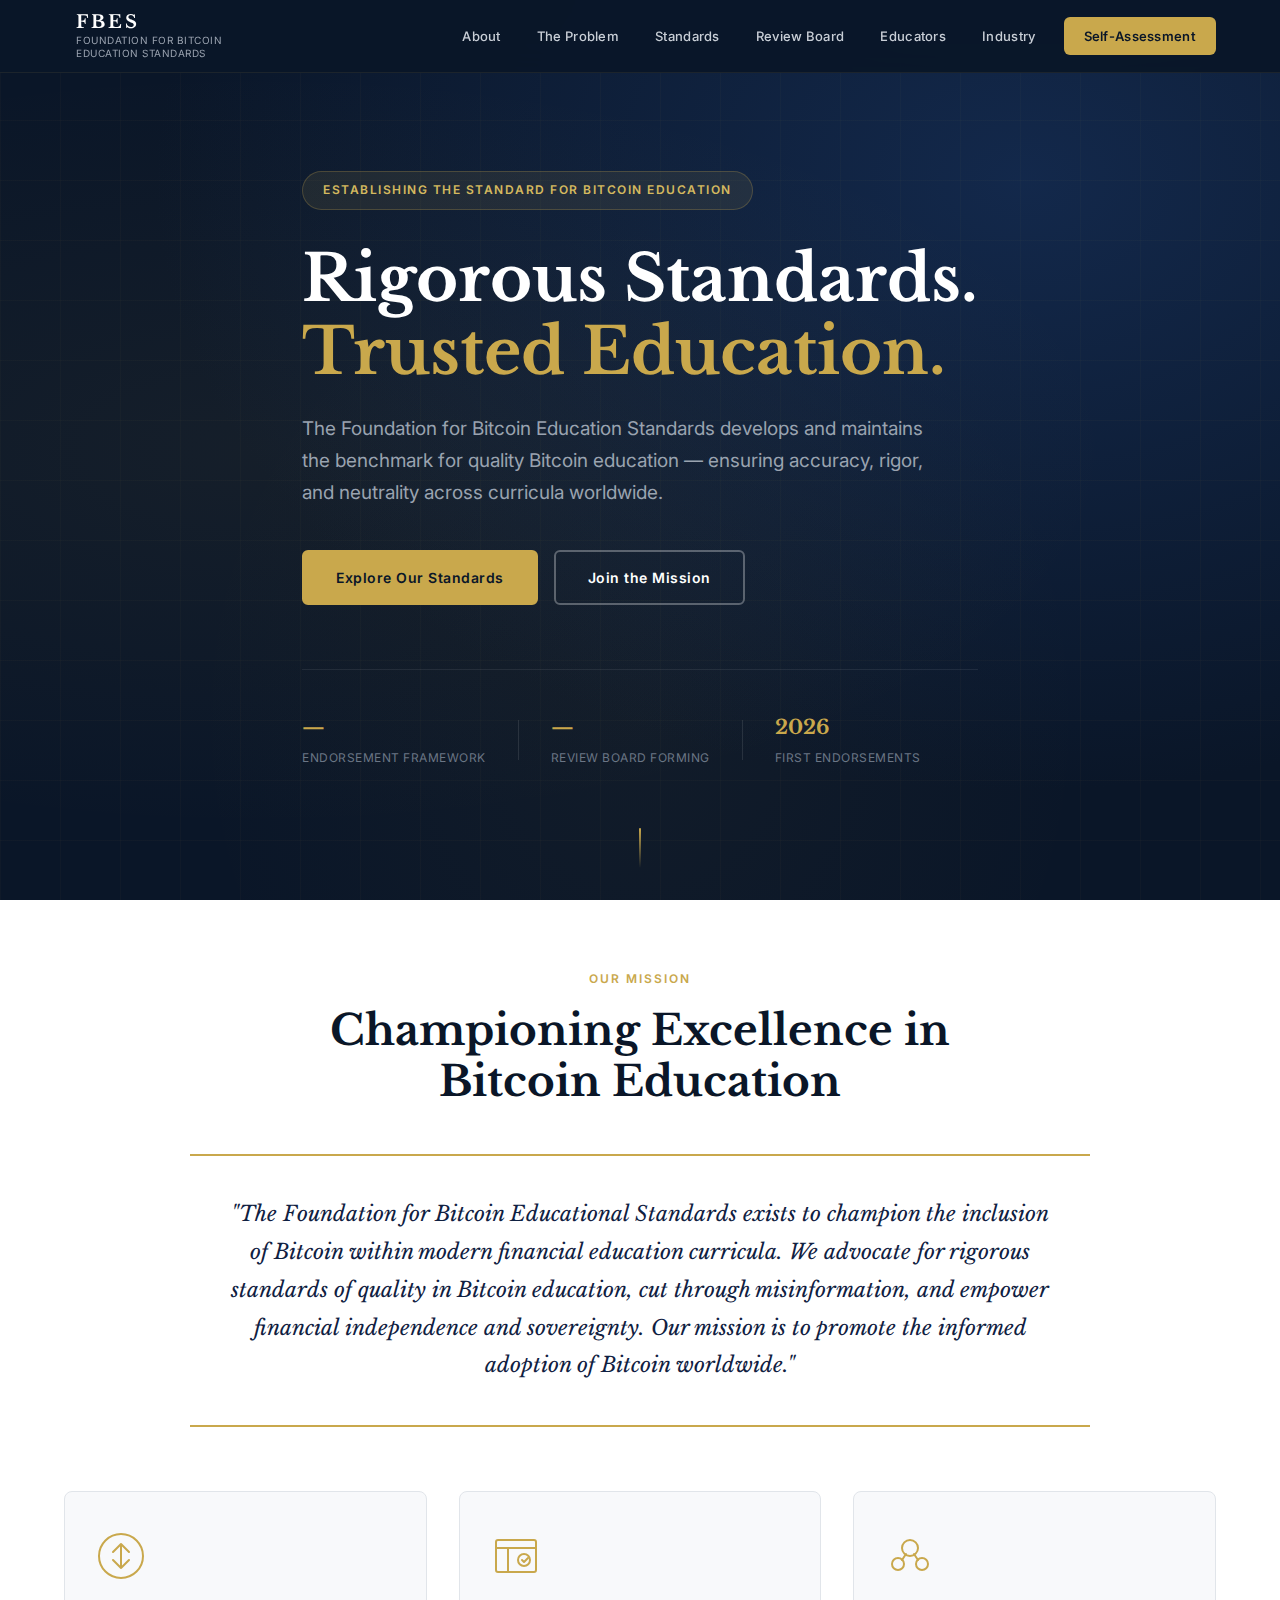
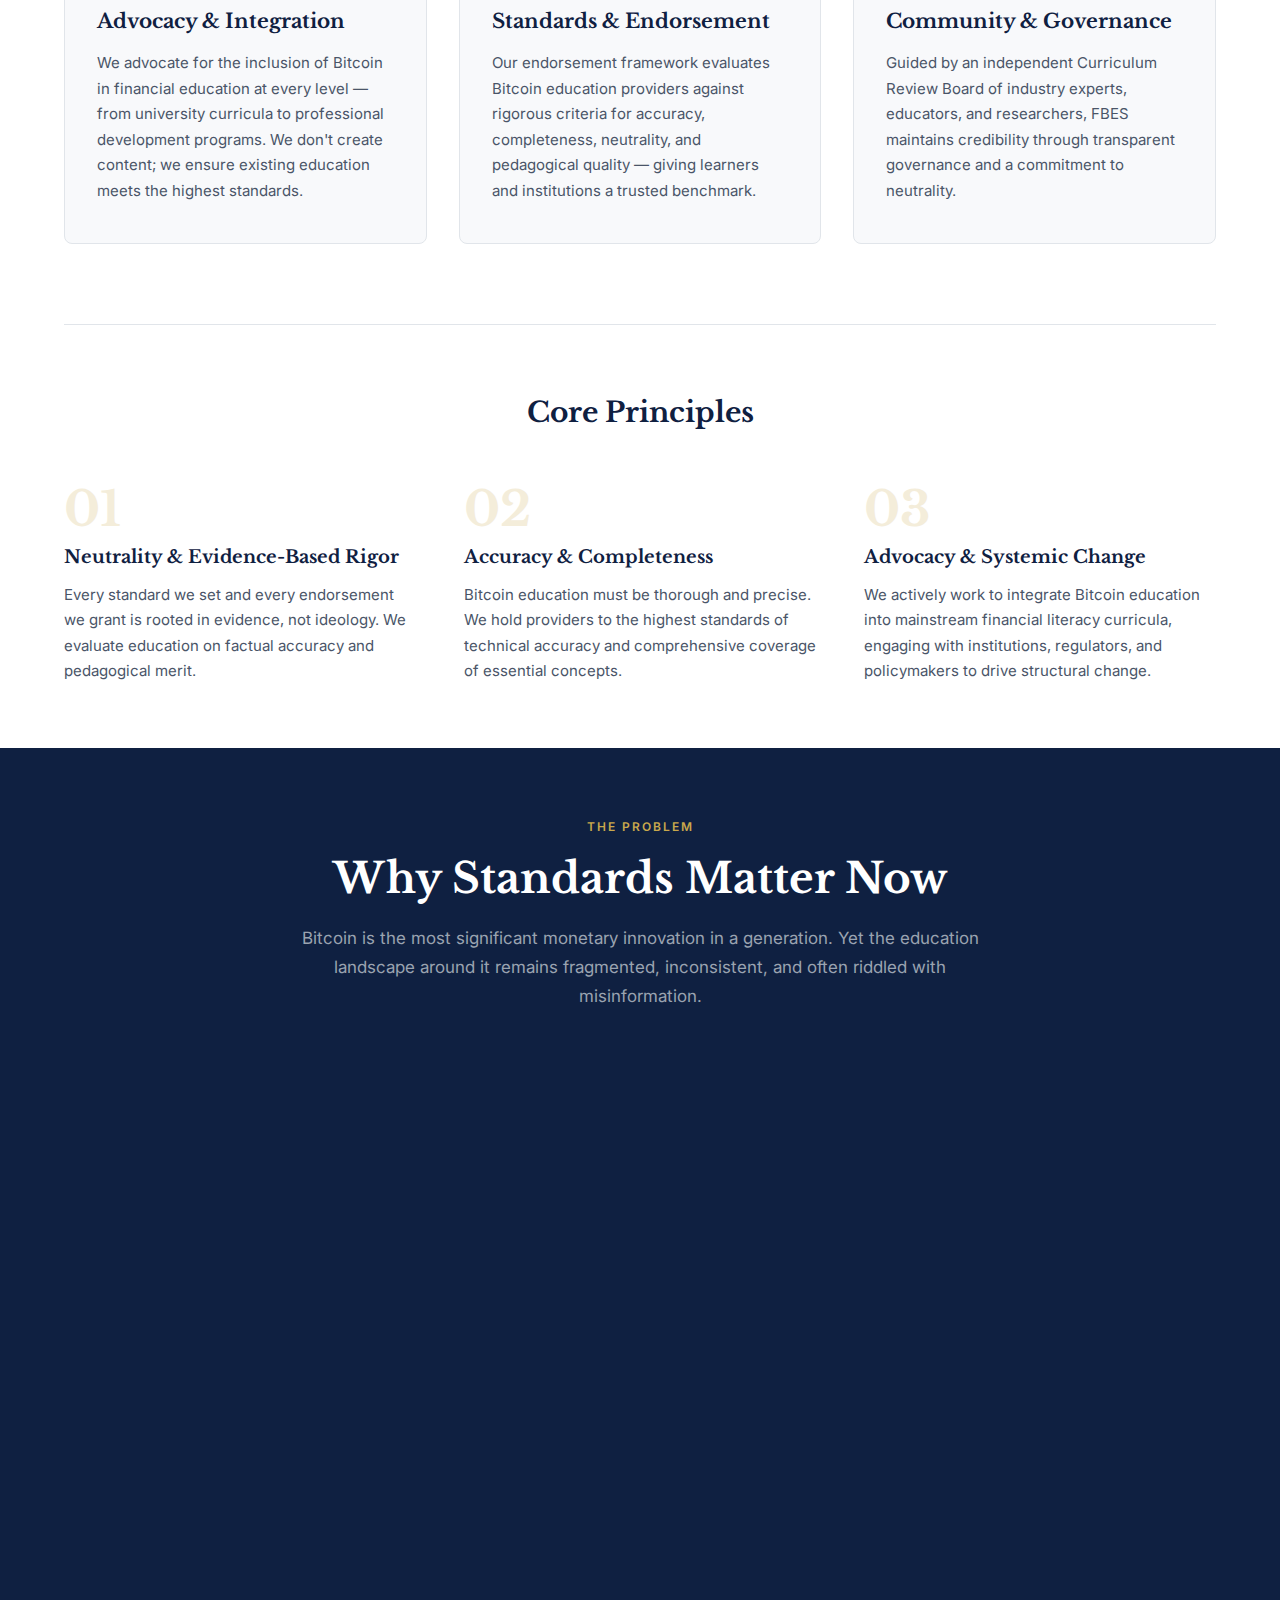
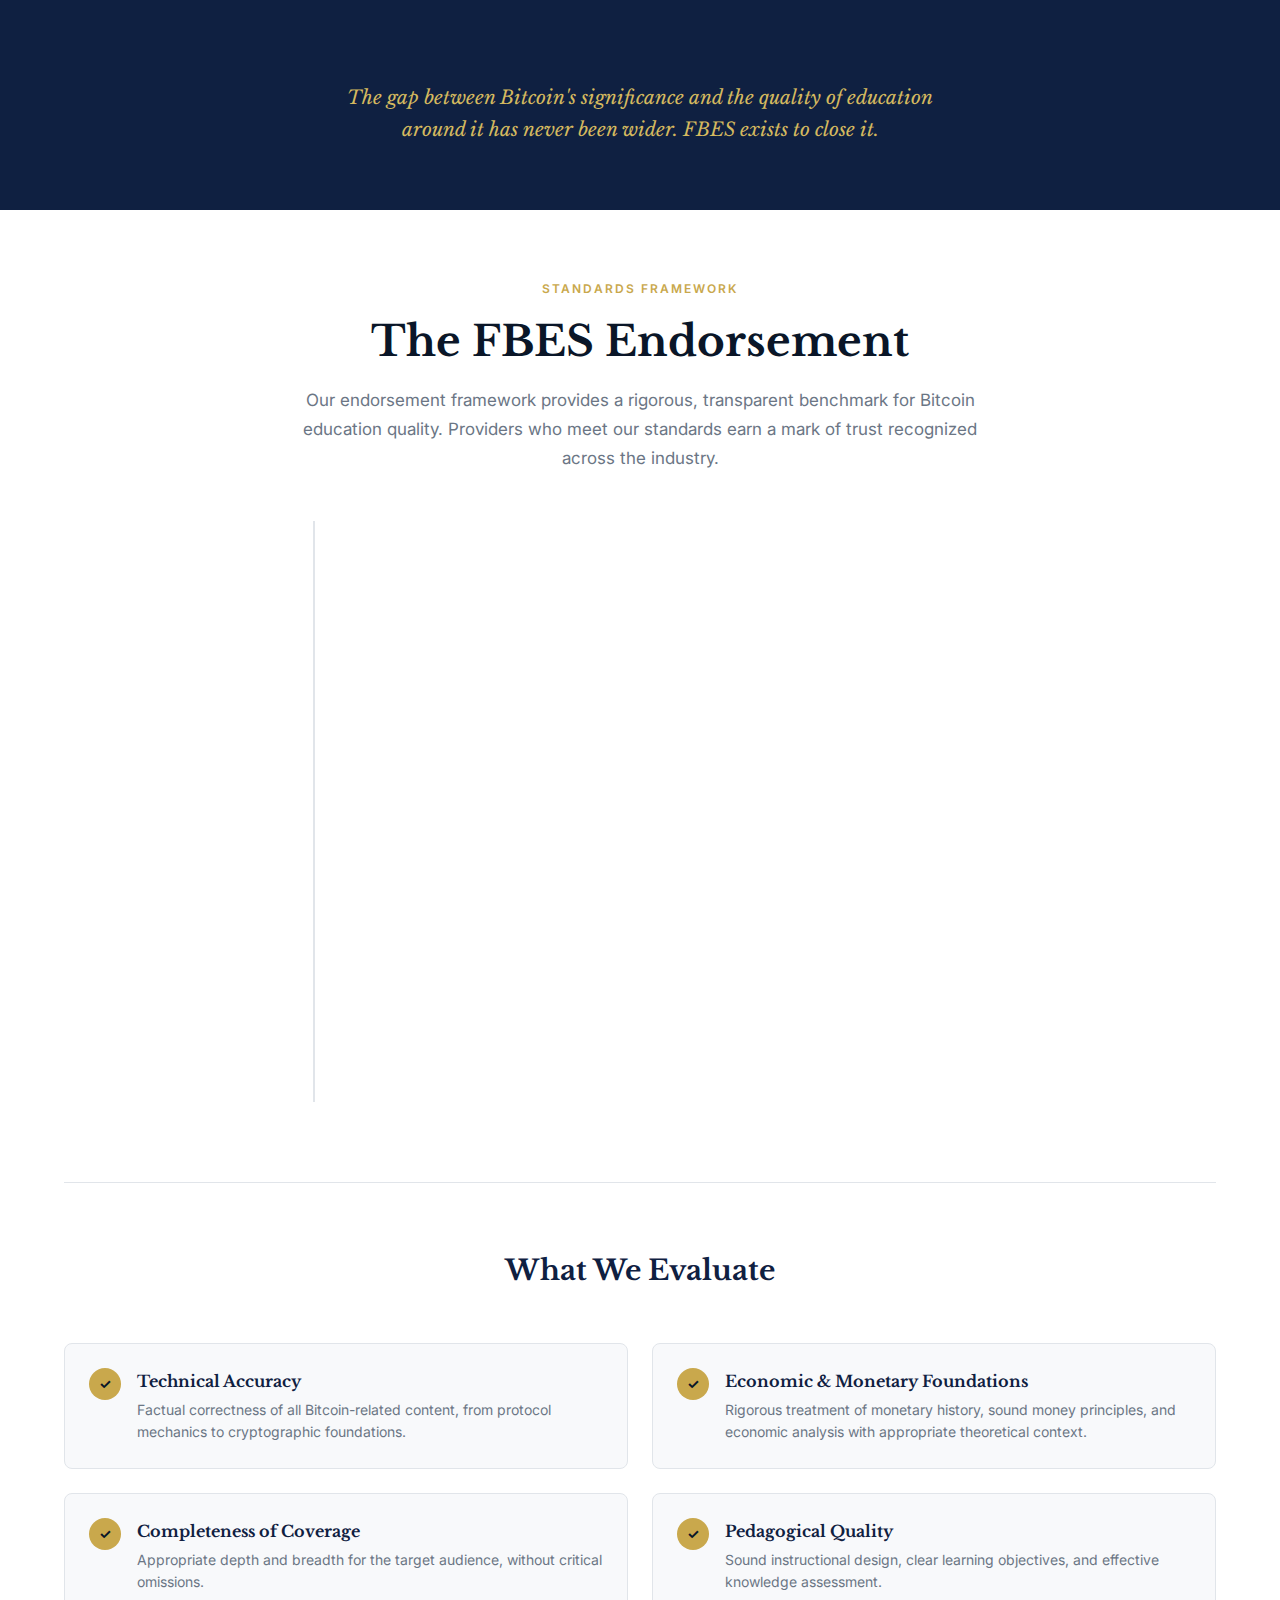
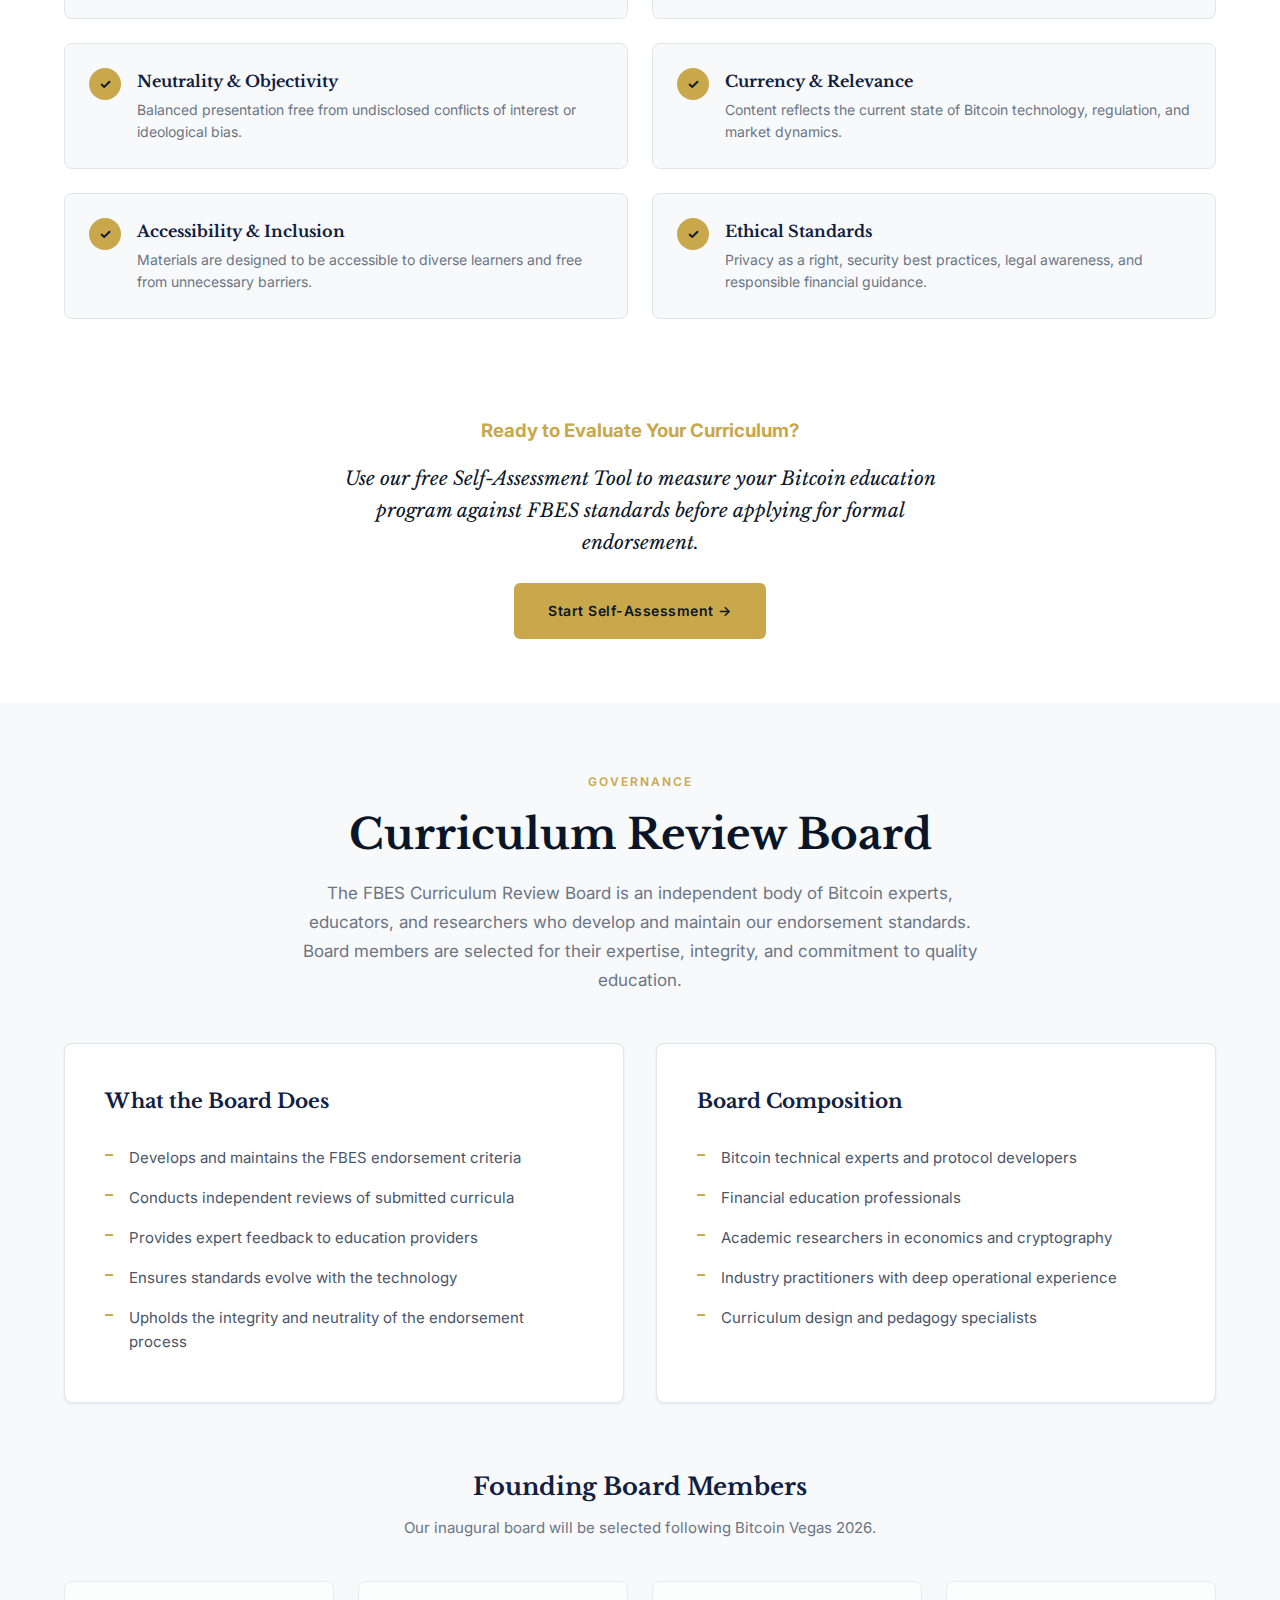
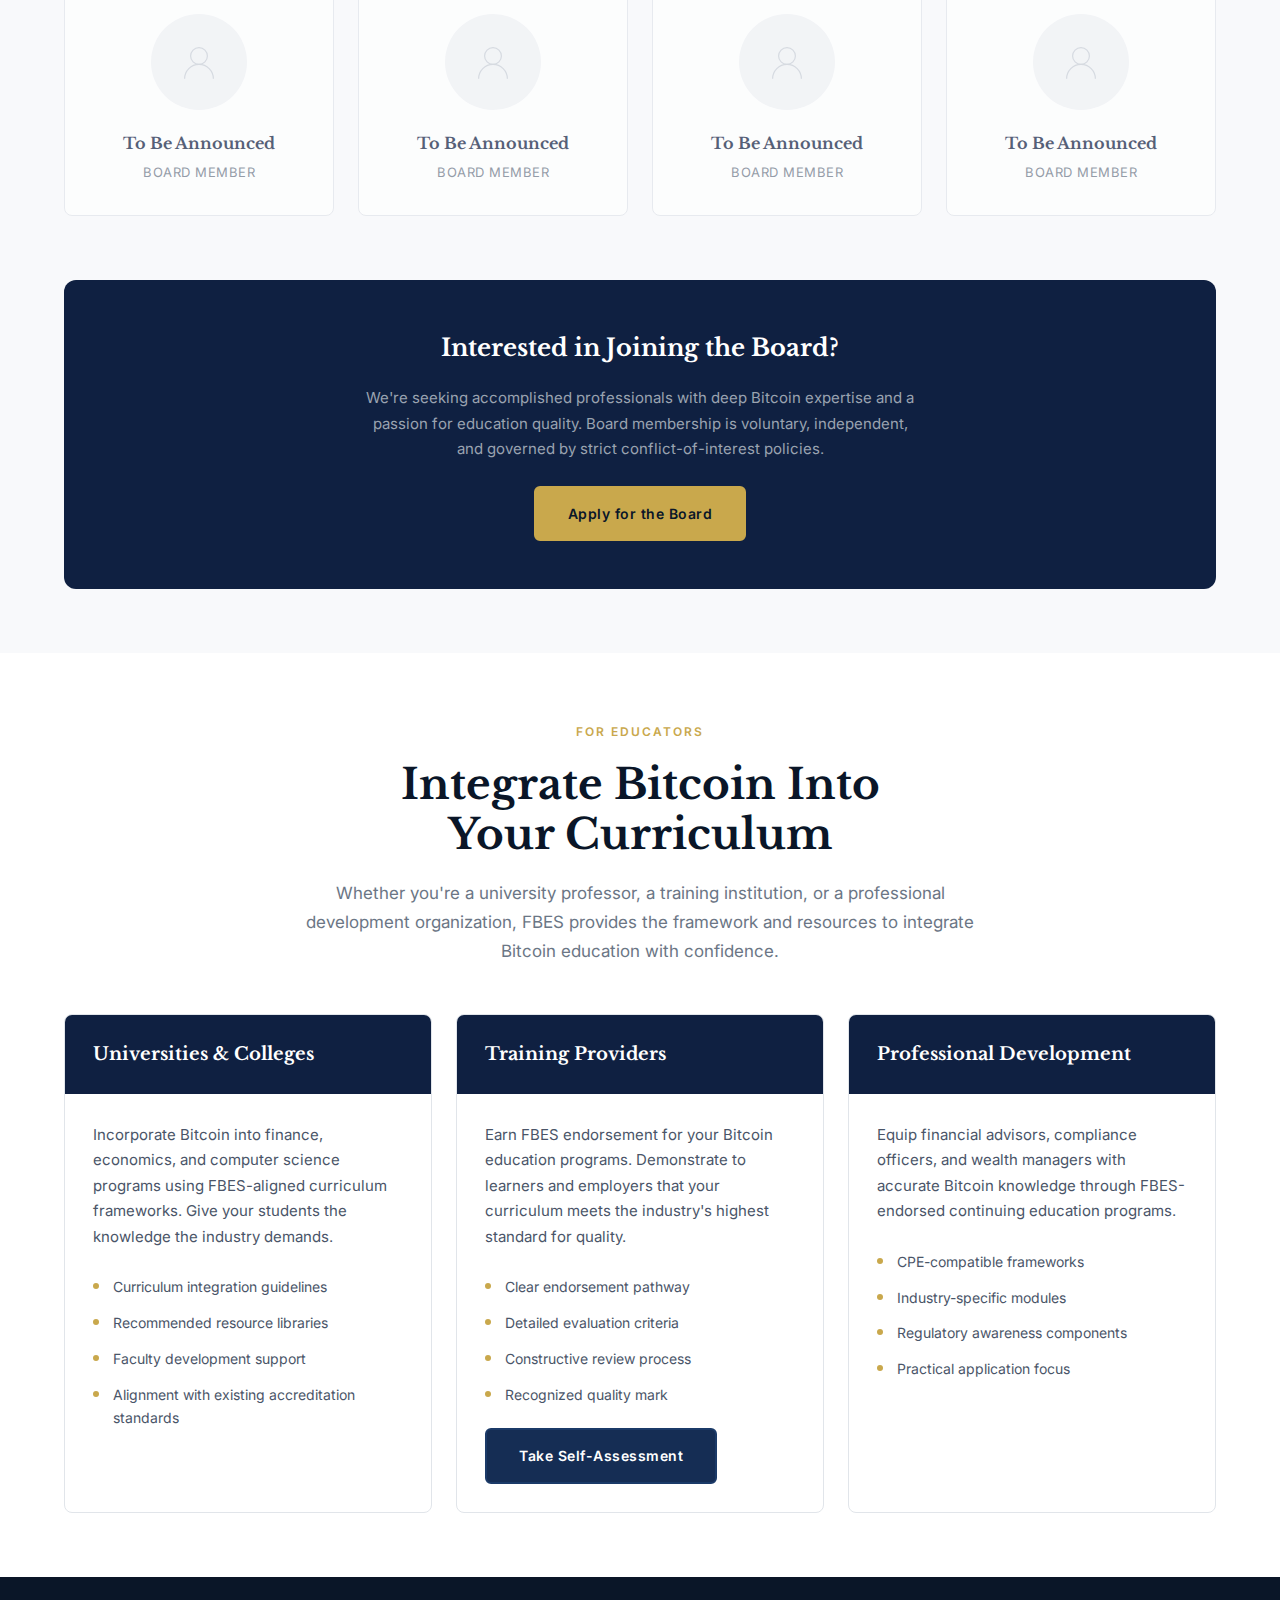
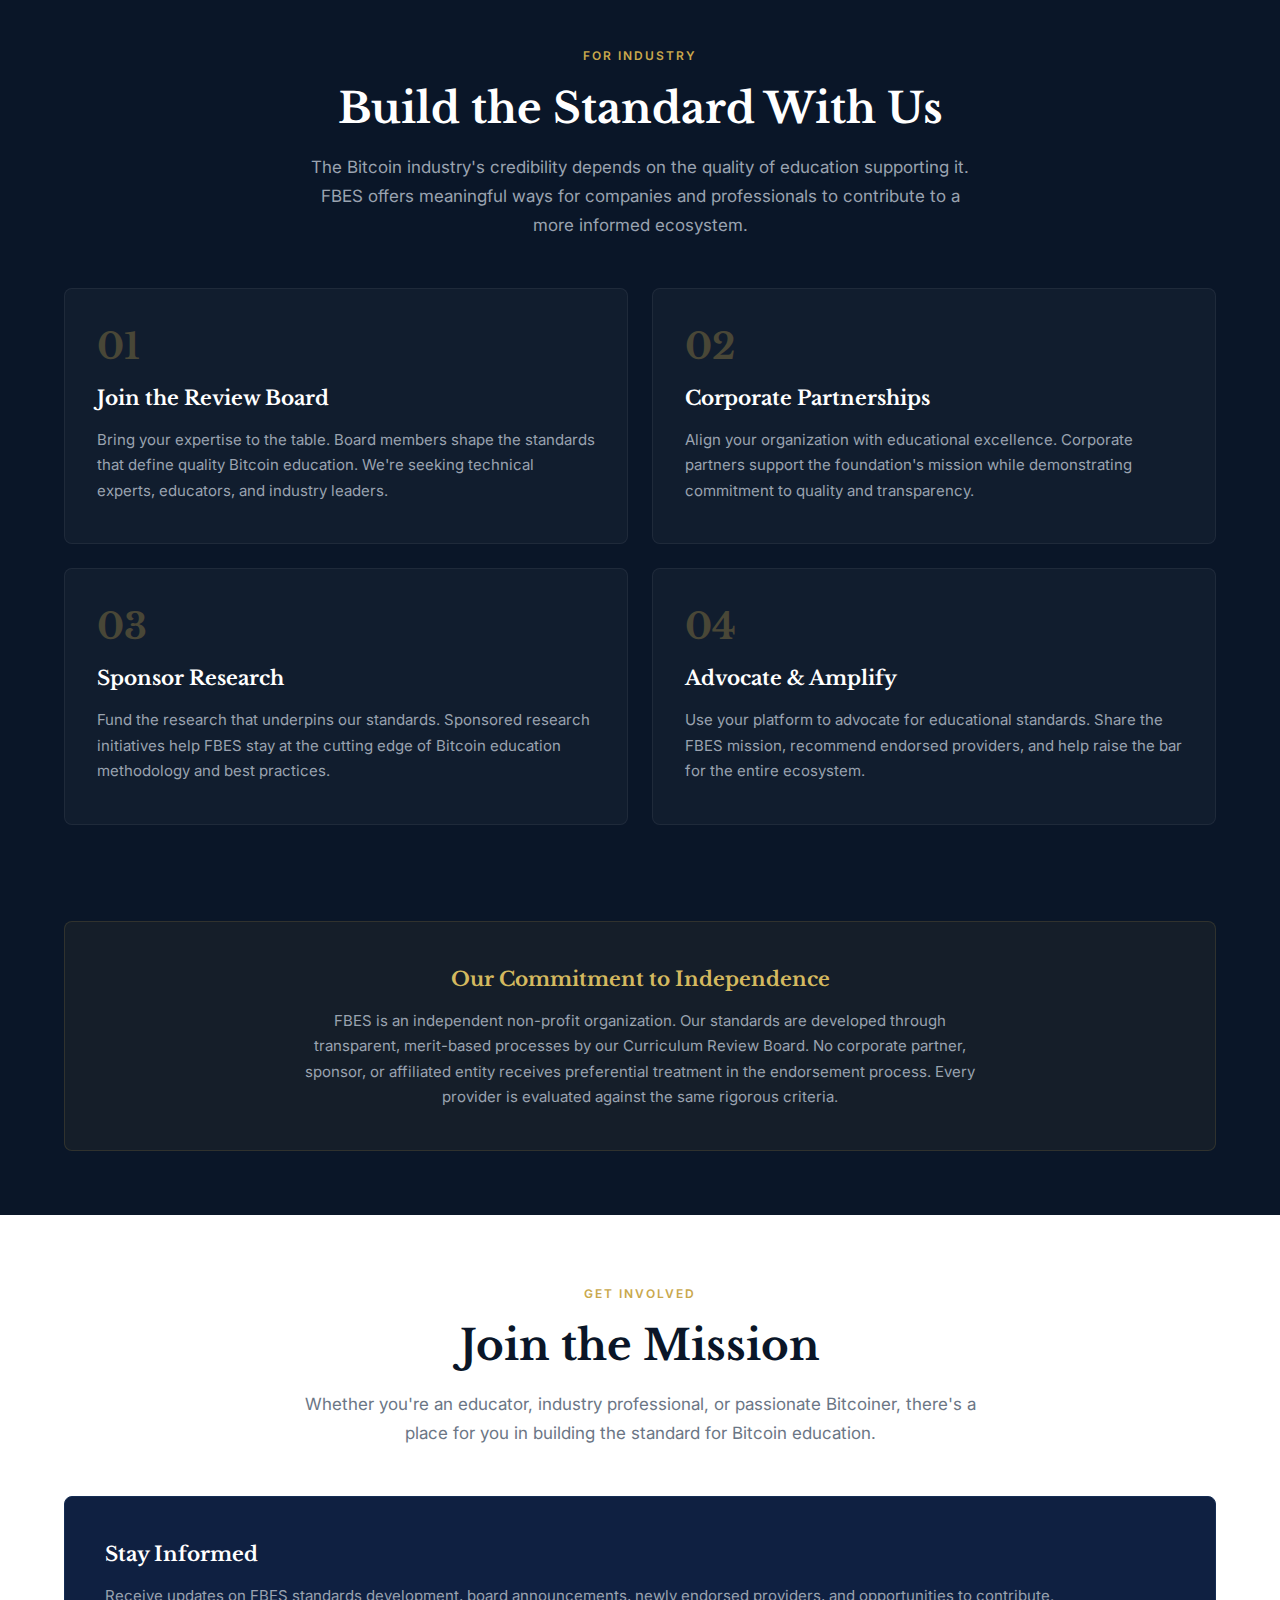
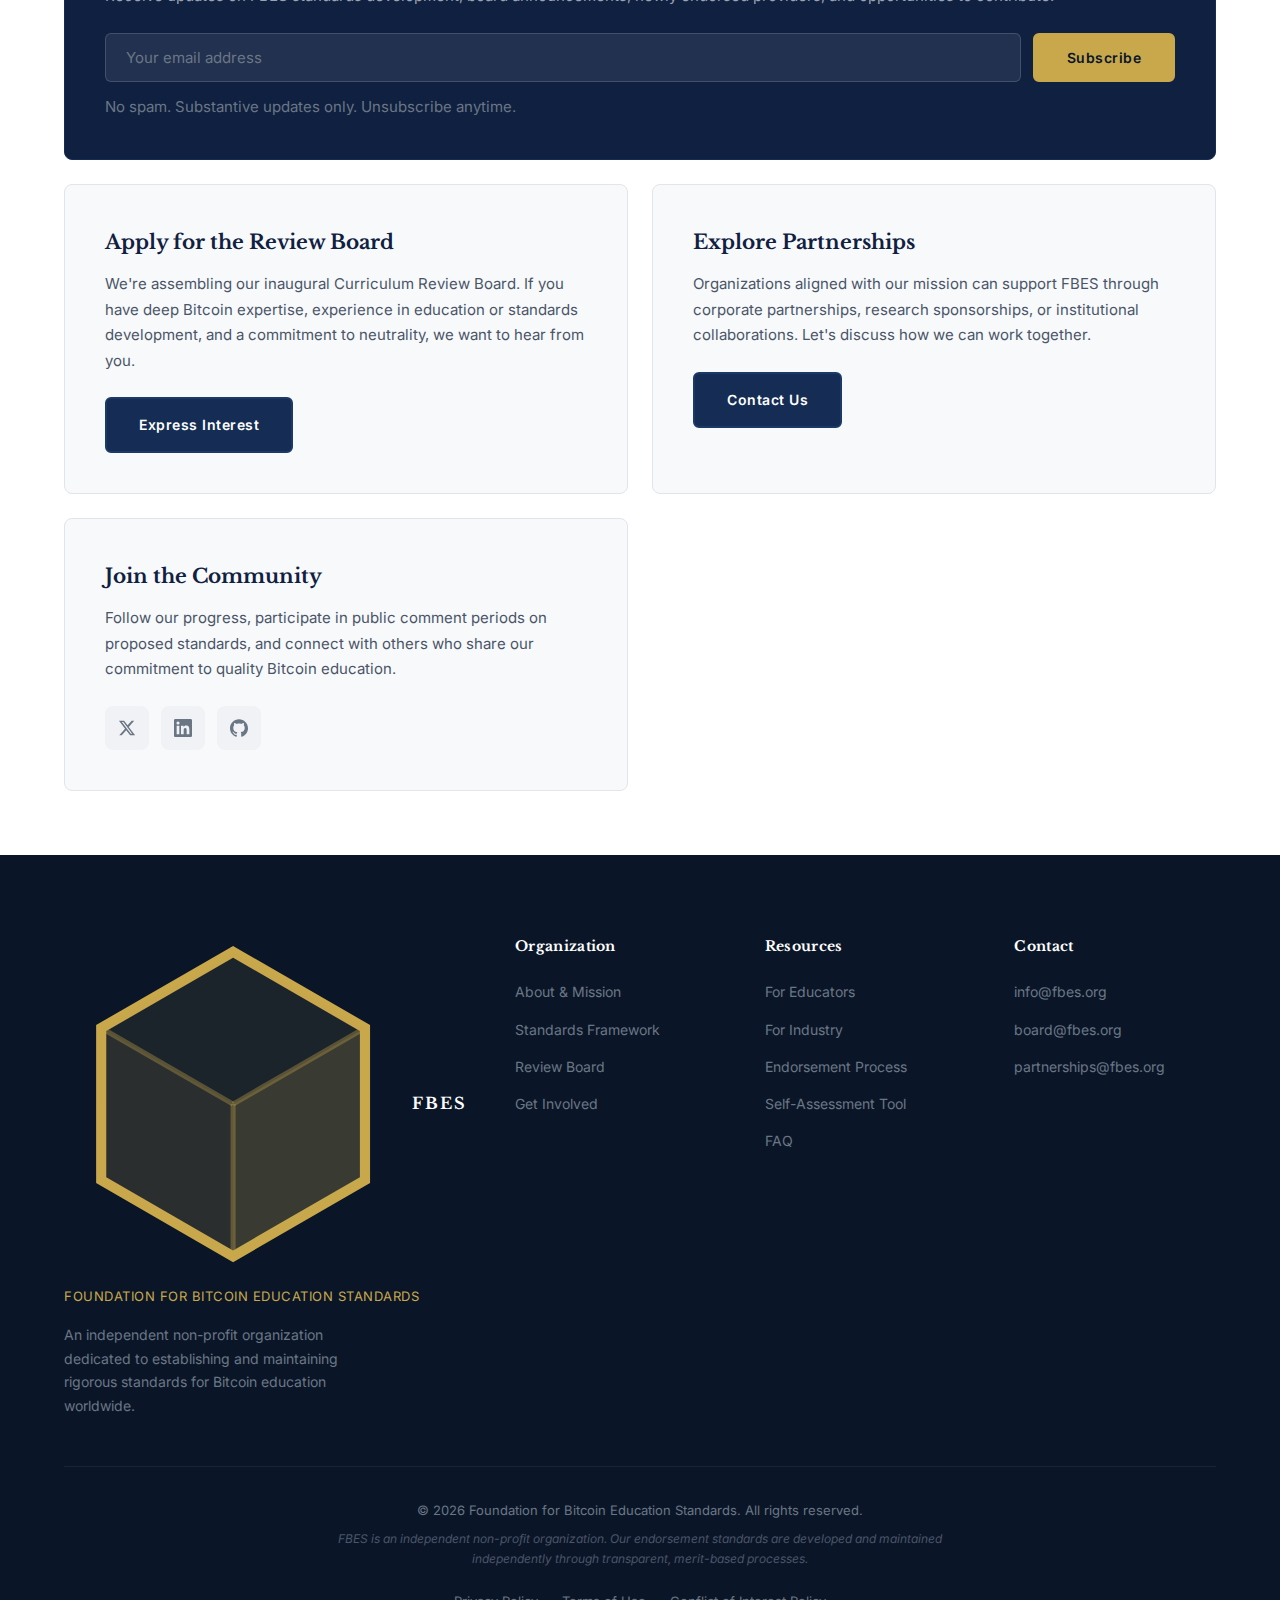
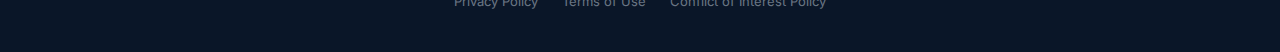
<file: index.html>
<!DOCTYPE html>
<html lang="en">
<head>
  <meta charset="UTF-8">
  <meta name="viewport" content="width=device-width, initial-scale=1.0">
  <title>FBES — Foundation for Bitcoin Education Standards</title>
  <meta name="description" content="The Foundation for Bitcoin Education Standards champions rigorous, evidence-based Bitcoin education. We develop standards, endorse curricula, and advocate for Bitcoin's inclusion in modern financial education.">
  <meta name="keywords" content="Bitcoin education, educational standards, curriculum endorsement, financial literacy, Bitcoin curriculum">

  <!-- Open Graph -->
  <meta property="og:title" content="Foundation for Bitcoin Education Standards">
  <meta property="og:description" content="Championing rigorous, evidence-based Bitcoin education standards for institutions worldwide.">
  <meta property="og:type" content="website">
  <meta property="og:url" content="https://fbes.org">

  <!-- Fonts -->
  <link rel="preconnect" href="https://fonts.googleapis.com">
  <link rel="preconnect" href="https://fonts.gstatic.com" crossorigin>
  <link href="https://fonts.googleapis.com/css2?family=Libre+Baskerville:ital,wght@0,400;0,700;1,400&family=Inter:wght@300;400;500;600;700&display=swap" rel="stylesheet">

  <!-- Styles -->
  <link rel="stylesheet" href="css/styles.css?v=7">

  <!-- Favicon placeholder -->
  <link rel="icon" type="image/svg+xml" href="assets/favicon.svg">
</head>
<body>

  <!-- =========================================
       NAVIGATION
       ========================================= -->
  <header class="site-header" id="site-header">
    <div class="container nav-container">
      <a href="#hero" class="logo" aria-label="FBES Home">
        <div class="logo-mark">
          <svg class="logo-icon" viewBox="0 0 100 100" xmlns="http://www.w3.org/2000/svg">
            <!-- Outer hexagon -->
            <polygon points="50,5 89,27.5 89,72.5 50,95 11,72.5 11,27.5"
                     fill="none" stroke="var(--gold-500)" stroke-width="2.5"/>
            <!-- Top face (lightest — light source above) -->
            <polygon points="11,27.5 50,5 89,27.5 50,50"
                     fill="var(--gold-500)" opacity="0.10"/>
            <!-- Right face (darkest) -->
            <polygon points="89,27.5 89,72.5 50,95 50,50"
                     fill="var(--gold-500)" opacity="0.25"/>
            <!-- Left face (medium) -->
            <polygon points="11,27.5 50,50 50,95 11,72.5"
                     fill="var(--gold-500)" opacity="0.17"/>
            <!-- Internal edges -->
            <line x1="50" y1="50" x2="11" y2="27.5" stroke="var(--gold-500)" stroke-width="1.2" opacity="0.35"/>
            <line x1="50" y1="50" x2="89" y2="27.5" stroke="var(--gold-500)" stroke-width="1.2" opacity="0.35"/>
            <line x1="50" y1="50" x2="50" y2="95" stroke="var(--gold-500)" stroke-width="1.2" opacity="0.35"/>
          </svg>
        </div>
        <div class="logo-text">
          <span class="logo-acronym">FBES</span>
          <span class="logo-full">Foundation for Bitcoin<br>Education Standards</span>
        </div>
      </a>

      <nav class="main-nav" id="main-nav" aria-label="Main navigation">
        <ul class="nav-list">
          <li><a href="#about" class="nav-link">About</a></li>
          <li><a href="#problem" class="nav-link">The Problem</a></li>
          <li><a href="#framework" class="nav-link">Standards</a></li>
          <li><a href="#board" class="nav-link">Review Board</a></li>
          <li><a href="#educators" class="nav-link">Educators</a></li>
          <li><a href="#industry" class="nav-link">Industry</a></li>
          <li><a href="assessment.html" class="nav-link nav-link--cta" target="_blank">Self-Assessment</a></li>
        </ul>
      </nav>

      <button class="nav-toggle" id="nav-toggle" aria-label="Toggle navigation" aria-expanded="false">
        <span class="nav-toggle-bar"></span>
        <span class="nav-toggle-bar"></span>
        <span class="nav-toggle-bar"></span>
      </button>
    </div>
  </header>


  <!-- =========================================
       HERO
       ========================================= -->
  <section class="hero" id="hero">
    <div class="hero-bg">
      <div class="hero-pattern"></div>
    </div>
    <div class="container hero-content">
      <div class="hero-badge">Establishing the Standard for Bitcoin Education</div>
      <h1 class="hero-title">
        Rigorous Standards.<br>
        <span class="text-gold">Trusted Education.</span>
      </h1>
      <p class="hero-subtitle">
        The Foundation for Bitcoin Education Standards develops and maintains
        the benchmark for quality Bitcoin education — ensuring accuracy, rigor,
        and neutrality across curricula worldwide.
      </p>
      <div class="hero-actions">
        <a href="#framework" class="btn btn--primary">Explore Our Standards</a>
        <a href="#involved" class="btn btn--outline">Join the Mission</a>
      </div>
      <div class="hero-stats">
        <div class="hero-stat">
          <span class="hero-stat-number">—</span>
          <span class="hero-stat-label">Endorsement Framework</span>
        </div>
        <div class="hero-stat-divider"></div>
        <div class="hero-stat">
          <span class="hero-stat-number">—</span>
          <span class="hero-stat-label">Review Board Forming</span>
        </div>
        <div class="hero-stat-divider"></div>
        <div class="hero-stat">
          <span class="hero-stat-number">2026</span>
          <span class="hero-stat-label">First Endorsements</span>
        </div>
      </div>
    </div>
    <div class="hero-scroll-indicator" aria-hidden="true">
      <span></span>
    </div>
  </section>


  <!-- =========================================
       ABOUT / MISSION
       ========================================= -->
  <section class="section section--white" id="about">
    <div class="container">
      <div class="section-header">
        <span class="section-label">Our Mission</span>
        <h2 class="section-title">Championing Excellence in<br>Bitcoin Education</h2>
      </div>

      <div class="mission-statement">
        <blockquote>
          "The Foundation for Bitcoin Educational Standards exists to champion the inclusion of Bitcoin
          within modern financial education curricula. We advocate for rigorous standards of quality in
          Bitcoin education, cut through misinformation, and empower financial independence and sovereignty.
          Our mission is to promote the informed adoption of Bitcoin worldwide."
        </blockquote>
      </div>

      <div class="about-grid">
        <div class="about-card">
          <div class="about-card-icon">
            <svg viewBox="0 0 48 48" fill="none" xmlns="http://www.w3.org/2000/svg">
              <circle cx="24" cy="24" r="22" stroke="currentColor" stroke-width="2"/>
              <path d="M24 12v24M16 20l8-8 8 8M16 28l8 8 8-8" stroke="currentColor" stroke-width="2" stroke-linecap="round" stroke-linejoin="round"/>
            </svg>
          </div>
          <h3>Advocacy &amp; Integration</h3>
          <p>We advocate for the inclusion of Bitcoin in financial education at every level — from
          university curricula to professional development programs. We don't create content; we
          ensure existing education meets the highest standards.</p>
        </div>

        <div class="about-card">
          <div class="about-card-icon">
            <svg viewBox="0 0 48 48" fill="none" xmlns="http://www.w3.org/2000/svg">
              <rect x="4" y="8" width="40" height="32" rx="2" stroke="currentColor" stroke-width="2"/>
              <path d="M4 16h40M16 16v24" stroke="currentColor" stroke-width="2"/>
              <circle cx="32" cy="28" r="6" stroke="currentColor" stroke-width="2"/>
              <path d="M30 28l2 2 4-4" stroke="currentColor" stroke-width="2" stroke-linecap="round" stroke-linejoin="round"/>
            </svg>
          </div>
          <h3>Standards &amp; Endorsement</h3>
          <p>Our endorsement framework evaluates Bitcoin education providers against rigorous criteria
          for accuracy, completeness, neutrality, and pedagogical quality — giving learners and institutions
          a trusted benchmark.</p>
        </div>

        <div class="about-card">
          <div class="about-card-icon">
            <svg viewBox="0 0 48 48" fill="none" xmlns="http://www.w3.org/2000/svg">
              <circle cx="24" cy="16" r="8" stroke="currentColor" stroke-width="2"/>
              <circle cx="12" cy="32" r="6" stroke="currentColor" stroke-width="2"/>
              <circle cx="36" cy="32" r="6" stroke="currentColor" stroke-width="2"/>
              <path d="M20 22l-4 6M28 22l4 6" stroke="currentColor" stroke-width="2" stroke-linecap="round"/>
            </svg>
          </div>
          <h3>Community &amp; Governance</h3>
          <p>Guided by an independent Curriculum Review Board of industry experts, educators, and researchers,
          FBES maintains credibility through transparent governance and a commitment to neutrality.</p>
        </div>
      </div>

      <!-- Core Principles -->
      <div class="principles">
        <h3 class="principles-title">Core Principles</h3>
        <div class="principles-grid">
          <div class="principle">
            <div class="principle-number">01</div>
            <h4>Neutrality &amp; Evidence-Based Rigor</h4>
            <p>Every standard we set and every endorsement we grant is rooted in evidence, not ideology.
            We evaluate education on factual accuracy and pedagogical merit.</p>
          </div>
          <div class="principle">
            <div class="principle-number">02</div>
            <h4>Accuracy &amp; Completeness</h4>
            <p>Bitcoin education must be thorough and precise. We hold providers to the highest standards
            of technical accuracy and comprehensive coverage of essential concepts.</p>
          </div>
          <div class="principle">
            <div class="principle-number">03</div>
            <h4>Advocacy &amp; Systemic Change</h4>
            <p>We actively work to integrate Bitcoin education into mainstream financial literacy curricula,
            engaging with institutions, regulators, and policymakers to drive structural change.</p>
          </div>
        </div>
      </div>
    </div>
  </section>


  <!-- =========================================
       THE PROBLEM
       ========================================= -->
  <section class="section section--dark" id="problem">
    <div class="container">
      <div class="section-header section-header--light">
        <span class="section-label">The Problem</span>
        <h2 class="section-title">Why Standards Matter Now</h2>
        <p class="section-intro">Bitcoin is the most significant monetary innovation in a generation.
        Yet the education landscape around it remains fragmented, inconsistent, and often riddled
        with misinformation.</p>
      </div>

      <div class="problems-grid">
        <div class="problem-card" data-animate>
          <div class="problem-card-icon">
            <span>⚠</span>
          </div>
          <h3>Rampant Misinformation</h3>
          <p>From mainstream media to social platforms, Bitcoin is routinely mischaracterized.
          Learners encounter conflicting information with no reliable way to distinguish
          credible education from noise.</p>
        </div>

        <div class="problem-card" data-animate>
          <div class="problem-card-icon">
            <span>📊</span>
          </div>
          <h3>No Quality Benchmarks</h3>
          <p>Unlike traditional finance credentials (CFA, CFP, Series exams), Bitcoin education
          has no recognized quality standard. Anyone can claim expertise; no one verifies it.</p>
        </div>

        <div class="problem-card" data-animate>
          <div class="problem-card-icon">
            <span>🏛</span>
          </div>
          <h3>Institutional Absence</h3>
          <p>Universities and professional institutions largely ignore Bitcoin in their curricula,
          leaving a generation of finance professionals unprepared for the monetary shift already underway.</p>
        </div>

        <div class="problem-card" data-animate>
          <div class="problem-card-icon">
            <span>🔗</span>
          </div>
          <h3>Fragmented Ecosystem</h3>
          <p>Quality Bitcoin education exists — but it's scattered across disparate providers with
          no coordination, no shared standards, and no interoperability between programs.</p>
        </div>
      </div>

      <div class="problem-cta">
        <p class="problem-cta-text">The gap between Bitcoin's significance and the quality of education
        around it has never been wider. FBES exists to close it.</p>
      </div>
    </div>
  </section>


  <!-- =========================================
       STANDARDS FRAMEWORK
       ========================================= -->
  <section class="section section--white" id="framework">
    <div class="container">
      <div class="section-header">
        <span class="section-label">Standards Framework</span>
        <h2 class="section-title">The FBES Endorsement</h2>
        <p class="section-intro">Our endorsement framework provides a rigorous, transparent benchmark
        for Bitcoin education quality. Providers who meet our standards earn a mark of trust recognized
        across the industry.</p>
      </div>

      <!-- Process Steps -->
      <div class="process">
        <div class="process-line" aria-hidden="true"></div>
        <div class="process-step" data-animate>
          <div class="process-step-number">1</div>
          <div class="process-step-content">
            <h3>Application &amp; Self-Assessment</h3>
            <p>Education providers submit their curriculum for review along with a comprehensive
            self-assessment against FBES criteria. This initiates the endorsement process.</p>
          </div>
        </div>

        <div class="process-step" data-animate>
          <div class="process-step-number">2</div>
          <div class="process-step-content">
            <h3>Independent Review</h3>
            <p>Our Curriculum Review Board conducts a thorough, independent evaluation of the
            submitted materials against our published standards framework, covering technical
            accuracy, pedagogical approach, completeness, and neutrality.</p>
          </div>
        </div>

        <div class="process-step" data-animate>
          <div class="process-step-number">3</div>
          <div class="process-step-content">
            <h3>Feedback &amp; Iteration</h3>
            <p>Providers receive detailed feedback with specific recommendations. This collaborative
            process ensures continuous improvement and alignment with evolving standards.</p>
          </div>
        </div>

        <div class="process-step" data-animate>
          <div class="process-step-number">4</div>
          <div class="process-step-content">
            <h3>Endorsement &amp; Ongoing Compliance</h3>
            <p>Providers meeting all criteria receive FBES endorsement, subject to periodic
            review to ensure continued adherence as both the technology and educational
            best practices evolve.</p>
          </div>
        </div>
      </div>

      <!-- Evaluation Criteria -->
      <div class="criteria">
        <h3 class="criteria-title">What We Evaluate</h3>
        <div class="criteria-grid">
          <div class="criteria-item">
            <div class="criteria-icon">✓</div>
            <div>
              <h4>Technical Accuracy</h4>
              <p>Factual correctness of all Bitcoin-related content, from protocol mechanics to cryptographic foundations.</p>
            </div>
          </div>
          <div class="criteria-item">
            <div class="criteria-icon">✓</div>
            <div>
              <h4>Economic &amp; Monetary Foundations</h4>
              <p>Rigorous treatment of monetary history, sound money principles, and economic analysis with appropriate theoretical context.</p>
            </div>
          </div>
          <div class="criteria-item">
            <div class="criteria-icon">✓</div>
            <div>
              <h4>Completeness of Coverage</h4>
              <p>Appropriate depth and breadth for the target audience, without critical omissions.</p>
            </div>
          </div>
          <div class="criteria-item">
            <div class="criteria-icon">✓</div>
            <div>
              <h4>Pedagogical Quality</h4>
              <p>Sound instructional design, clear learning objectives, and effective knowledge assessment.</p>
            </div>
          </div>
          <div class="criteria-item">
            <div class="criteria-icon">✓</div>
            <div>
              <h4>Neutrality &amp; Objectivity</h4>
              <p>Balanced presentation free from undisclosed conflicts of interest or ideological bias.</p>
            </div>
          </div>
          <div class="criteria-item">
            <div class="criteria-icon">✓</div>
            <div>
              <h4>Currency &amp; Relevance</h4>
              <p>Content reflects the current state of Bitcoin technology, regulation, and market dynamics.</p>
            </div>
          </div>
          <div class="criteria-item">
            <div class="criteria-icon">✓</div>
            <div>
              <h4>Accessibility &amp; Inclusion</h4>
              <p>Materials are designed to be accessible to diverse learners and free from unnecessary barriers.</p>
            </div>
          </div>
          <div class="criteria-item">
            <div class="criteria-icon">✓</div>
            <div>
              <h4>Ethical Standards</h4>
              <p>Privacy as a right, security best practices, legal awareness, and responsible financial guidance.</p>
            </div>
          </div>
        </div>
      </div>

      <!-- Self-Assessment CTA -->
      <div class="problem-cta" style="margin-top: 4rem;">
        <h3 style="color: var(--gold-500); margin-bottom: 1rem;">Ready to Evaluate Your Curriculum?</h3>
        <p class="problem-cta-text" style="color: #0a1628;">Use our free Self-Assessment Tool to measure your Bitcoin education program against FBES standards before applying for formal endorsement.</p>
        <a href="assessment.html" class="btn btn--primary" target="_blank" style="margin-top: 1.5rem;">Start Self-Assessment →</a>
      </div>
    </div>
  </section>


  <!-- =========================================
       CURRICULUM REVIEW BOARD
       ========================================= -->
  <section class="section section--light" id="board">
    <div class="container">
      <div class="section-header">
        <span class="section-label">Governance</span>
        <h2 class="section-title">Curriculum Review Board</h2>
        <p class="section-intro">The FBES Curriculum Review Board is an independent body of Bitcoin
        experts, educators, and researchers who develop and maintain our endorsement standards.
        Board members are selected for their expertise, integrity, and commitment to quality education.</p>
      </div>

      <div class="board-info">
        <div class="board-info-card">
          <h3>What the Board Does</h3>
          <ul>
            <li>Develops and maintains the FBES endorsement criteria</li>
            <li>Conducts independent reviews of submitted curricula</li>
            <li>Provides expert feedback to education providers</li>
            <li>Ensures standards evolve with the technology</li>
            <li>Upholds the integrity and neutrality of the endorsement process</li>
          </ul>
        </div>
        <div class="board-info-card">
          <h3>Board Composition</h3>
          <ul>
            <li>Bitcoin technical experts and protocol developers</li>
            <li>Financial education professionals</li>
            <li>Academic researchers in economics and cryptography</li>
            <li>Industry practitioners with deep operational experience</li>
            <li>Curriculum design and pedagogy specialists</li>
          </ul>
        </div>
      </div>

      <!-- Board Member Placeholders -->
      <h3 class="board-members-title">Founding Board Members</h3>
      <p class="board-members-subtitle">Our inaugural board will be selected following Bitcoin Vegas 2026.</p>

      <div class="board-grid">
        <div class="board-card board-card--placeholder">
          <div class="board-card-photo">
            <div class="board-card-photo-placeholder">
              <svg viewBox="0 0 80 80" fill="none" xmlns="http://www.w3.org/2000/svg">
                <circle cx="40" cy="30" r="14" stroke="currentColor" stroke-width="2"/>
                <path d="M16 68c0-13.255 10.745-24 24-24s24 10.745 24 24" stroke="currentColor" stroke-width="2"/>
              </svg>
            </div>
          </div>
          <div class="board-card-info">
            <h4>To Be Announced</h4>
            <p class="board-card-role">Board Member</p>
          </div>
        </div>

        <div class="board-card board-card--placeholder">
          <div class="board-card-photo">
            <div class="board-card-photo-placeholder">
              <svg viewBox="0 0 80 80" fill="none" xmlns="http://www.w3.org/2000/svg">
                <circle cx="40" cy="30" r="14" stroke="currentColor" stroke-width="2"/>
                <path d="M16 68c0-13.255 10.745-24 24-24s24 10.745 24 24" stroke="currentColor" stroke-width="2"/>
              </svg>
            </div>
          </div>
          <div class="board-card-info">
            <h4>To Be Announced</h4>
            <p class="board-card-role">Board Member</p>
          </div>
        </div>

        <div class="board-card board-card--placeholder">
          <div class="board-card-photo">
            <div class="board-card-photo-placeholder">
              <svg viewBox="0 0 80 80" fill="none" xmlns="http://www.w3.org/2000/svg">
                <circle cx="40" cy="30" r="14" stroke="currentColor" stroke-width="2"/>
                <path d="M16 68c0-13.255 10.745-24 24-24s24 10.745 24 24" stroke="currentColor" stroke-width="2"/>
              </svg>
            </div>
          </div>
          <div class="board-card-info">
            <h4>To Be Announced</h4>
            <p class="board-card-role">Board Member</p>
          </div>
        </div>

        <div class="board-card board-card--placeholder">
          <div class="board-card-photo">
            <div class="board-card-photo-placeholder">
              <svg viewBox="0 0 80 80" fill="none" xmlns="http://www.w3.org/2000/svg">
                <circle cx="40" cy="30" r="14" stroke="currentColor" stroke-width="2"/>
                <path d="M16 68c0-13.255 10.745-24 24-24s24 10.745 24 24" stroke="currentColor" stroke-width="2"/>
              </svg>
            </div>
          </div>
          <div class="board-card-info">
            <h4>To Be Announced</h4>
            <p class="board-card-role">Board Member</p>
          </div>
        </div>
      </div>

      <div class="board-cta">
        <h3>Interested in Joining the Board?</h3>
        <p>We're seeking accomplished professionals with deep Bitcoin expertise and a passion
        for education quality. Board membership is voluntary, independent, and governed by
        strict conflict-of-interest policies.</p>
        <a href="#involved" class="btn btn--primary">Apply for the Board</a>
      </div>
    </div>
  </section>


  <!-- =========================================
       FOR EDUCATORS
       ========================================= -->
  <section class="section section--white" id="educators">
    <div class="container">
      <div class="section-header">
        <span class="section-label">For Educators</span>
        <h2 class="section-title">Integrate Bitcoin Into<br>Your Curriculum</h2>
        <p class="section-intro">Whether you're a university professor, a training institution,
        or a professional development organization, FBES provides the framework and resources
        to integrate Bitcoin education with confidence.</p>
      </div>

      <div class="educators-grid">
        <div class="educator-card">
          <div class="educator-card-header">
            <h3>Universities &amp; Colleges</h3>
          </div>
          <div class="educator-card-body">
            <p>Incorporate Bitcoin into finance, economics, and computer science programs using
            FBES-aligned curriculum frameworks. Give your students the knowledge the industry demands.</p>
            <ul>
              <li>Curriculum integration guidelines</li>
              <li>Recommended resource libraries</li>
              <li>Faculty development support</li>
              <li>Alignment with existing accreditation standards</li>
            </ul>
          </div>
        </div>

        <div class="educator-card">
          <div class="educator-card-header">
            <h3>Training Providers</h3>
          </div>
          <div class="educator-card-body">
            <p>Earn FBES endorsement for your Bitcoin education programs. Demonstrate to learners
            and employers that your curriculum meets the industry's highest standard for quality.</p>
            <ul>
              <li>Clear endorsement pathway</li>
              <li>Detailed evaluation criteria</li>
              <li>Constructive review process</li>
              <li>Recognized quality mark</li>
            </ul>
            <a href="assessment.html" class="btn btn--secondary" target="_blank" style="margin-top: 1rem;">Take Self-Assessment</a>
          </div>
        </div>

        <div class="educator-card">
          <div class="educator-card-header">
            <h3>Professional Development</h3>
          </div>
          <div class="educator-card-body">
            <p>Equip financial advisors, compliance officers, and wealth managers with accurate
            Bitcoin knowledge through FBES-endorsed continuing education programs.</p>
            <ul>
              <li>CPE-compatible frameworks</li>
              <li>Industry-specific modules</li>
              <li>Regulatory awareness components</li>
              <li>Practical application focus</li>
            </ul>
          </div>
        </div>
      </div>
    </div>
  </section>


  <!-- =========================================
       FOR INDUSTRY
       ========================================= -->
  <section class="section section--navy" id="industry">
    <div class="container">
      <div class="section-header section-header--light">
        <span class="section-label">For Industry</span>
        <h2 class="section-title">Build the Standard With Us</h2>
        <p class="section-intro">The Bitcoin industry's credibility depends on the quality of education
        supporting it. FBES offers meaningful ways for companies and professionals to contribute
        to a more informed ecosystem.</p>
      </div>

      <div class="industry-grid">
        <div class="industry-card">
          <div class="industry-card-number">01</div>
          <h3>Join the Review Board</h3>
          <p>Bring your expertise to the table. Board members shape the standards that define
          quality Bitcoin education. We're seeking technical experts, educators, and industry leaders.</p>
        </div>

        <div class="industry-card">
          <div class="industry-card-number">02</div>
          <h3>Corporate Partnerships</h3>
          <p>Align your organization with educational excellence. Corporate partners support
          the foundation's mission while demonstrating commitment to quality and transparency.</p>
        </div>

        <div class="industry-card">
          <div class="industry-card-number">03</div>
          <h3>Sponsor Research</h3>
          <p>Fund the research that underpins our standards. Sponsored research initiatives help
          FBES stay at the cutting edge of Bitcoin education methodology and best practices.</p>
        </div>

        <div class="industry-card">
          <div class="industry-card-number">04</div>
          <h3>Advocate &amp; Amplify</h3>
          <p>Use your platform to advocate for educational standards. Share the FBES mission,
          recommend endorsed providers, and help raise the bar for the entire ecosystem.</p>
        </div>
      </div>

      <div class="industry-independence">
        <div class="industry-independence-inner">
          <h3>Our Commitment to Independence</h3>
          <p>FBES is an independent non-profit organization. Our standards are developed through
          transparent, merit-based processes by our Curriculum Review Board. No corporate partner,
          sponsor, or affiliated entity receives preferential treatment in the endorsement process.
          Every provider is evaluated against the same rigorous criteria.</p>
        </div>
      </div>
    </div>
  </section>


  <!-- =========================================
       GET INVOLVED
       ========================================= -->
  <section class="section section--white" id="involved">
    <div class="container">
      <div class="section-header">
        <span class="section-label">Get Involved</span>
        <h2 class="section-title">Join the Mission</h2>
        <p class="section-intro">Whether you're an educator, industry professional, or passionate Bitcoiner,
        there's a place for you in building the standard for Bitcoin education.</p>
      </div>

      <div class="involved-grid">
        <!-- Newsletter -->
        <div class="involved-card involved-card--featured">
          <h3>Stay Informed</h3>
          <p>Receive updates on FBES standards development, board announcements, newly endorsed
          providers, and opportunities to contribute.</p>
          <form class="newsletter-form" id="newsletter-form">
            <div class="form-group">
              <label for="email" class="sr-only">Email address</label>
              <input type="email" id="email" name="email" placeholder="Your email address" required
                     class="form-input">
              <button type="submit" class="btn btn--primary btn--form">Subscribe</button>
            </div>
            <p class="form-note">No spam. Substantive updates only. Unsubscribe anytime.</p>
          </form>
        </div>

        <!-- Board Application -->
        <div class="involved-card">
          <h3>Apply for the Review Board</h3>
          <p>We're assembling our inaugural Curriculum Review Board. If you have deep Bitcoin expertise,
          experience in education or standards development, and a commitment to neutrality, we want
          to hear from you.</p>
          <a href="mailto:board@fbes.org" class="btn btn--secondary">Express Interest</a>
        </div>

        <!-- Partnerships -->
        <div class="involved-card">
          <h3>Explore Partnerships</h3>
          <p>Organizations aligned with our mission can support FBES through corporate partnerships,
          research sponsorships, or institutional collaborations. Let's discuss how we can work together.</p>
          <a href="mailto:partnerships@fbes.org" class="btn btn--secondary">Contact Us</a>
        </div>

        <!-- Community -->
        <div class="involved-card">
          <h3>Join the Community</h3>
          <p>Follow our progress, participate in public comment periods on proposed standards, and
          connect with others who share our commitment to quality Bitcoin education.</p>
          <div class="social-links">
            <a href="#" class="social-link" aria-label="Twitter/X">
              <svg viewBox="0 0 24 24" fill="currentColor"><path d="M18.244 2.25h3.308l-7.227 8.26 8.502 11.24H16.17l-5.214-6.817L4.99 21.75H1.68l7.73-8.835L1.254 2.25H8.08l4.713 6.231zm-1.161 17.52h1.833L7.084 4.126H5.117z"/></svg>
            </a>
            <a href="#" class="social-link" aria-label="LinkedIn">
              <svg viewBox="0 0 24 24" fill="currentColor"><path d="M20.447 20.452h-3.554v-5.569c0-1.328-.027-3.037-1.852-3.037-1.853 0-2.136 1.445-2.136 2.939v5.667H9.351V9h3.414v1.561h.046c.477-.9 1.637-1.85 3.37-1.85 3.601 0 4.267 2.37 4.267 5.455v6.286zM5.337 7.433a2.062 2.062 0 01-2.063-2.065 2.064 2.064 0 112.063 2.065zm1.782 13.019H3.555V9h3.564v11.452zM22.225 0H1.771C.792 0 0 .774 0 1.729v20.542C0 23.227.792 24 1.771 24h20.451C23.2 24 24 23.227 24 22.271V1.729C24 .774 23.2 0 22.222 0h.003z"/></svg>
            </a>
            <a href="#" class="social-link" aria-label="GitHub">
              <svg viewBox="0 0 24 24" fill="currentColor"><path d="M12 .297c-6.63 0-12 5.373-12 12 0 5.303 3.438 9.8 8.205 11.385.6.113.82-.258.82-.577 0-.285-.01-1.04-.015-2.04-3.338.724-4.042-1.61-4.042-1.61C4.422 18.07 3.633 17.7 3.633 17.7c-1.087-.744.084-.729.084-.729 1.205.084 1.838 1.236 1.838 1.236 1.07 1.835 2.809 1.305 3.495.998.108-.776.417-1.305.76-1.605-2.665-.3-5.466-1.332-5.466-5.93 0-1.31.465-2.38 1.235-3.22-.135-.303-.54-1.523.105-3.176 0 0 1.005-.322 3.3 1.23.96-.267 1.98-.399 3-.405 1.02.006 2.04.138 3 .405 2.28-1.552 3.285-1.23 3.285-1.23.645 1.653.24 2.873.12 3.176.765.84 1.23 1.91 1.23 3.22 0 4.61-2.805 5.625-5.475 5.92.42.36.81 1.096.81 2.22 0 1.606-.015 2.896-.015 3.286 0 .315.21.69.825.57C20.565 22.092 24 17.592 24 12.297c0-6.627-5.373-12-12-12"/></svg>
            </a>
          </div>
        </div>
      </div>
    </div>
  </section>


  <!-- =========================================
       FOOTER
       ========================================= -->
  <footer class="site-footer">
    <div class="container">
      <div class="footer-grid">
        <div class="footer-brand">
          <div class="footer-logo">
            <svg class="logo-icon logo-icon--sm" viewBox="0 0 100 100" xmlns="http://www.w3.org/2000/svg">
              <polygon points="50,5 89,27.5 89,72.5 50,95 11,72.5 11,27.5"
                       fill="none" stroke="var(--gold-500)" stroke-width="3"/>
              <polygon points="11,27.5 50,5 89,27.5 50,50" fill="var(--gold-500)" opacity="0.10"/>
              <polygon points="89,27.5 89,72.5 50,95 50,50" fill="var(--gold-500)" opacity="0.25"/>
              <polygon points="11,27.5 50,50 50,95 11,72.5" fill="var(--gold-500)" opacity="0.17"/>
              <line x1="50" y1="50" x2="11" y2="27.5" stroke="var(--gold-500)" stroke-width="1.5" opacity="0.35"/>
              <line x1="50" y1="50" x2="89" y2="27.5" stroke="var(--gold-500)" stroke-width="1.5" opacity="0.35"/>
              <line x1="50" y1="50" x2="50" y2="95" stroke="var(--gold-500)" stroke-width="1.5" opacity="0.35"/>
            </svg>
            <span class="logo-acronym">FBES</span>
          </div>
          <p class="footer-tagline">Foundation for Bitcoin Education Standards</p>
          <p class="footer-description">An independent non-profit organization dedicated to establishing
          and maintaining rigorous standards for Bitcoin education worldwide.</p>
        </div>

        <div class="footer-links">
          <h4>Organization</h4>
          <ul>
            <li><a href="#about">About &amp; Mission</a></li>
            <li><a href="#framework">Standards Framework</a></li>
            <li><a href="#board">Review Board</a></li>
            <li><a href="#involved">Get Involved</a></li>
          </ul>
        </div>

        <div class="footer-links">
          <h4>Resources</h4>
          <ul>
            <li><a href="#educators">For Educators</a></li>
            <li><a href="#industry">For Industry</a></li>
            <li><a href="#framework">Endorsement Process</a></li>
            <li><a href="assessment.html" target="_blank">Self-Assessment Tool</a></li>
            <li><a href="#">FAQ</a></li>
          </ul>
        </div>

        <div class="footer-links">
          <h4>Contact</h4>
          <ul>
            <li><a href="mailto:info@fbes.org">info@fbes.org</a></li>
            <li><a href="mailto:board@fbes.org">board@fbes.org</a></li>
            <li><a href="mailto:partnerships@fbes.org">partnerships@fbes.org</a></li>
          </ul>
        </div>
      </div>

      <div class="footer-bottom">
        <p class="footer-legal">&copy; 2026 Foundation for Bitcoin Education Standards. All rights reserved.</p>
        <p class="footer-independence">FBES is an independent non-profit organization. Our endorsement
        standards are developed and maintained independently through transparent, merit-based processes.</p>
        <div class="footer-bottom-links">
          <a href="#">Privacy Policy</a>
          <a href="#">Terms of Use</a>
          <a href="#">Conflict of Interest Policy</a>
        </div>
      </div>
    </div>
  </footer>

  <!-- Scripts -->
  <script src="js/main.js"></script>
</body>
</html>
</file>
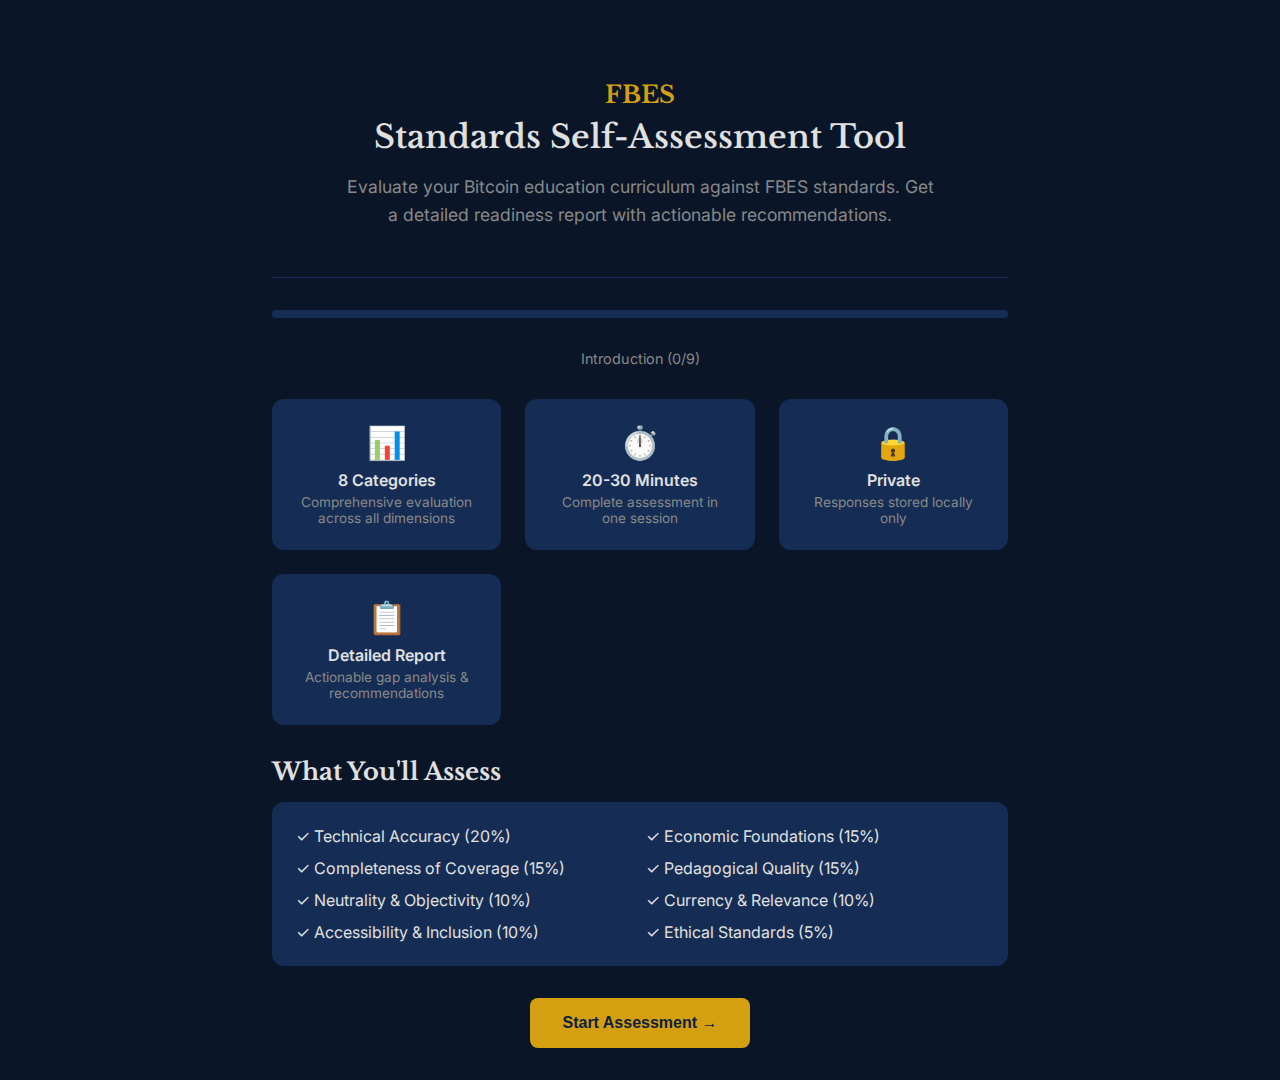
<file: assessment.html>
<!DOCTYPE html>
<html lang="en">
<head>
  <meta charset="UTF-8">
  <meta name="viewport" content="width=device-width, initial-scale=1.0">
  <title>Self-Assessment Tool | FBES</title>
  <link rel="preconnect" href="https://fonts.googleapis.com">
  <link href="https://fonts.googleapis.com/css2?family=Libre+Baskerville:ital,wght@0,400;0,700;1,400&family=Inter:wght@300;400;500;600;700&display=swap" rel="stylesheet">
  <style>
    :root {
      --gold: #d4a012;
      --gold-light: #e8c547;
      --dark: #0f2041;
      --darker: #0a1628;
      --gray: #152d54;
      --gray-light: #1b3a68;
      --text: #e0e0e0;
      --text-dim: #888;
      --green: #22c55e;
      --yellow: #eab308;
      --red: #ef4444;
    }
    * { margin: 0; padding: 0; box-sizing: border-box; }
    body {
      font-family: 'Inter', sans-serif;
      background: var(--darker);
      color: var(--text);
      min-height: 100vh;
    }
    h1, h2, h3, h4, .logo {
      font-family: 'Libre Baskerville', Georgia, serif;
    }
    .container {
      max-width: 800px;
      margin: 0 auto;
      padding: 2rem;
    }
    header {
      text-align: center;
      padding: 3rem 0;
      border-bottom: 1px solid var(--gray);
      margin-bottom: 2rem;
    }
    .logo {
      font-size: 1.5rem;
      font-weight: 700;
      color: var(--gold);
      margin-bottom: 0.5rem;
    }
    h1 {
      font-size: 2rem;
      font-weight: 600;
      margin-bottom: 1rem;
    }
    .subtitle {
      color: var(--text-dim);
      font-size: 1.1rem;
      max-width: 600px;
      margin: 0 auto;
      line-height: 1.6;
    }
    .progress-bar {
      background: var(--gray);
      border-radius: 10px;
      height: 8px;
      margin: 2rem 0;
      overflow: hidden;
    }
    .progress-fill {
      background: linear-gradient(90deg, var(--gold), var(--gold-light));
      height: 100%;
      transition: width 0.3s ease;
    }
    .progress-text {
      text-align: center;
      color: var(--text-dim);
      font-size: 0.9rem;
      margin-bottom: 2rem;
    }
    .page { display: none; }
    .page.active { display: block; }
    .category-header {
      background: var(--gray);
      padding: 1.5rem;
      border-radius: 12px;
      margin-bottom: 1.5rem;
    }
    .category-title {
      font-size: 1.3rem;
      font-weight: 600;
      color: var(--gold);
      margin-bottom: 0.5rem;
    }
    .category-weight {
      font-size: 0.9rem;
      color: var(--text-dim);
    }
    .question-card {
      background: var(--dark);
      border: 1px solid var(--gray);
      border-radius: 12px;
      padding: 1.5rem;
      margin-bottom: 1rem;
    }
    .question-text {
      font-weight: 500;
      margin-bottom: 0.75rem;
      line-height: 1.5;
    }
    .question-guidance {
      font-size: 0.85rem;
      color: var(--text-dim);
      margin-bottom: 1rem;
      line-height: 1.5;
    }
    .options {
      display: flex;
      gap: 1rem;
      flex-wrap: wrap;
    }
    .option {
      flex: 1;
      min-width: 100px;
    }
    .option input { display: none; }
    .option label {
      display: block;
      padding: 0.75rem 1rem;
      text-align: center;
      background: var(--gray);
      border: 2px solid var(--gray-light);
      border-radius: 8px;
      cursor: pointer;
      transition: all 0.2s ease;
      font-weight: 500;
    }
    .option label:hover {
      border-color: var(--gold);
    }
    .option input:checked + label {
      background: var(--gold);
      border-color: var(--gold);
      color: var(--dark);
    }
    .nav-buttons {
      display: flex;
      justify-content: space-between;
      margin-top: 2rem;
      padding-top: 2rem;
      border-top: 1px solid var(--gray);
    }
    .btn {
      padding: 1rem 2rem;
      border-radius: 8px;
      font-weight: 600;
      cursor: pointer;
      transition: all 0.2s ease;
      border: none;
      font-size: 1rem;
    }
    .btn-primary {
      background: var(--gold);
      color: var(--dark);
    }
    .btn-primary:hover {
      background: var(--gold-light);
    }
    .btn-secondary {
      background: var(--gray);
      color: var(--text);
    }
    .btn-secondary:hover {
      background: var(--gray-light);
    }
    .results-section {
      text-align: center;
      padding: 3rem 0;
    }
    .score-display {
      font-size: 5rem;
      font-weight: 700;
      color: var(--gold);
      margin-bottom: 0.5rem;
    }
    .score-label {
      font-size: 1.2rem;
      color: var(--text-dim);
      margin-bottom: 2rem;
    }
    .status-badge {
      display: inline-block;
      padding: 0.75rem 1.5rem;
      border-radius: 50px;
      font-weight: 600;
      font-size: 1.1rem;
      margin-bottom: 2rem;
    }
    .status-ready { background: var(--green); color: #000; }
    .status-nearly { background: var(--yellow); color: #000; }
    .status-needs { background: var(--red); color: #fff; }
    .category-scores {
      text-align: left;
      margin-top: 3rem;
    }
    .cat-score-row {
      display: flex;
      align-items: center;
      padding: 1rem;
      border-bottom: 1px solid var(--gray);
    }
    .cat-score-name {
      flex: 1;
      font-weight: 500;
    }
    .cat-score-bar {
      flex: 2;
      background: var(--gray);
      height: 12px;
      border-radius: 6px;
      overflow: hidden;
      margin: 0 1rem;
    }
    .cat-score-fill {
      height: 100%;
      border-radius: 6px;
    }
    .cat-score-value {
      width: 50px;
      text-align: right;
      font-weight: 600;
    }
    .intro-features {
      display: grid;
      grid-template-columns: repeat(auto-fit, minmax(200px, 1fr));
      gap: 1.5rem;
      margin: 2rem 0;
    }
    .feature {
      background: var(--gray);
      padding: 1.5rem;
      border-radius: 12px;
      text-align: center;
    }
    .feature-icon {
      font-size: 2rem;
      margin-bottom: 0.5rem;
    }
    .feature-title {
      font-weight: 600;
      margin-bottom: 0.25rem;
    }
    .feature-desc {
      font-size: 0.85rem;
      color: var(--text-dim);
    }
    .cta-buttons {
      display: flex;
      gap: 1rem;
      justify-content: center;
      margin-top: 2rem;
      flex-wrap: wrap;
    }
  </style>
</head>
<body>
  <div class="container">
    <header>
      <div class="logo">FBES</div>
      <h1>Standards Self-Assessment Tool</h1>
      <p class="subtitle">Evaluate your Bitcoin education curriculum against FBES standards. Get a detailed readiness report with actionable recommendations.</p>
    </header>

    <div class="progress-bar">
      <div class="progress-fill" id="progressFill" style="width: 0%"></div>
    </div>
    <div class="progress-text" id="progressText">Introduction</div>

    <!-- Page 0: Welcome -->
    <div class="page active" id="page-0">
      <div class="intro-features">
        <div class="feature">
          <div class="feature-icon">📊</div>
          <div class="feature-title">8 Categories</div>
          <div class="feature-desc">Comprehensive evaluation across all dimensions</div>
        </div>
        <div class="feature">
          <div class="feature-icon">⏱️</div>
          <div class="feature-title">20-30 Minutes</div>
          <div class="feature-desc">Complete assessment in one session</div>
        </div>
        <div class="feature">
          <div class="feature-icon">🔒</div>
          <div class="feature-title">Private</div>
          <div class="feature-desc">Responses stored locally only</div>
        </div>
        <div class="feature">
          <div class="feature-icon">📋</div>
          <div class="feature-title">Detailed Report</div>
          <div class="feature-desc">Actionable gap analysis & recommendations</div>
        </div>
      </div>
      
      <h2 style="margin: 2rem 0 1rem;">What You'll Assess</h2>
      <div style="background: var(--gray); padding: 1.5rem; border-radius: 12px; margin-bottom: 2rem;">
        <ul style="list-style: none; display: grid; grid-template-columns: 1fr 1fr; gap: 0.75rem;">
          <li>✓ Technical Accuracy (20%)</li>
          <li>✓ Economic Foundations (15%)</li>
          <li>✓ Completeness of Coverage (15%)</li>
          <li>✓ Pedagogical Quality (15%)</li>
          <li>✓ Neutrality & Objectivity (10%)</li>
          <li>✓ Currency & Relevance (10%)</li>
          <li>✓ Accessibility & Inclusion (10%)</li>
          <li>✓ Ethical Standards (5%)</li>
        </ul>
      </div>
      
      <div class="cta-buttons">
        <button class="btn btn-primary" onclick="startAssessment()">Start Assessment →</button>
      </div>
    </div>

    <!-- Category Pages (1-8) -->
    <div class="page" id="page-1">
      <div class="category-header">
        <div class="category-title">Category 1: Technical Accuracy</div>
        <div class="category-weight">Weight: 20% of overall score</div>
      </div>
      
      <div class="question-card">
        <div class="question-text">1.1 Does your curriculum correctly explain Bitcoin's consensus mechanism (proof-of-work)?</div>
        <div class="question-guidance">Including difficulty adjustment, block time targeting, and the role of miners vs. nodes.</div>
        <div class="options">
          <div class="option"><input type="radio" name="q1_1" id="q1_1_yes" value="2"><label for="q1_1_yes">Yes</label></div>
          <div class="option"><input type="radio" name="q1_1" id="q1_1_partial" value="1"><label for="q1_1_partial">Partial</label></div>
          <div class="option"><input type="radio" name="q1_1" id="q1_1_no" value="0"><label for="q1_1_no">No</label></div>
        </div>
      </div>

      <div class="question-card">
        <div class="question-text">1.2 Are cryptographic concepts (SHA-256, ECDSA/Schnorr, Merkle trees) explained accurately?</div>
        <div class="question-guidance">At an appropriate level of detail for your target audience.</div>
        <div class="options">
          <div class="option"><input type="radio" name="q1_2" id="q1_2_yes" value="2"><label for="q1_2_yes">Yes</label></div>
          <div class="option"><input type="radio" name="q1_2" id="q1_2_partial" value="1"><label for="q1_2_partial">Partial</label></div>
          <div class="option"><input type="radio" name="q1_2" id="q1_2_no" value="0"><label for="q1_2_no">No</label></div>
        </div>
      </div>

      <div class="question-card">
        <div class="question-text">1.3 Does your curriculum accurately describe Bitcoin's network architecture?</div>
        <div class="question-guidance">P2P topology, block propagation, mempool behavior, and node types.</div>
        <div class="options">
          <div class="option"><input type="radio" name="q1_3" id="q1_3_yes" value="2"><label for="q1_3_yes">Yes</label></div>
          <div class="option"><input type="radio" name="q1_3" id="q1_3_partial" value="1"><label for="q1_3_partial">Partial</label></div>
          <div class="option"><input type="radio" name="q1_3" id="q1_3_no" value="0"><label for="q1_3_no">No</label></div>
        </div>
      </div>

      <div class="question-card">
        <div class="question-text">1.4 Is the Bitcoin transaction lifecycle explained correctly, including the UTXO model?</div>
        <div class="question-guidance">Creation, signing, broadcasting, validation, and confirmation.</div>
        <div class="options">
          <div class="option"><input type="radio" name="q1_4" id="q1_4_yes" value="2"><label for="q1_4_yes">Yes</label></div>
          <div class="option"><input type="radio" name="q1_4" id="q1_4_partial" value="1"><label for="q1_4_partial">Partial</label></div>
          <div class="option"><input type="radio" name="q1_4" id="q1_4_no" value="0"><label for="q1_4_no">No</label></div>
        </div>
      </div>

      <div class="question-card">
        <div class="question-text">1.5 Does your curriculum correctly explain Bitcoin's supply schedule?</div>
        <div class="question-guidance">Halving mechanism, 21 million cap, stock vs. flow.</div>
        <div class="options">
          <div class="option"><input type="radio" name="q1_5" id="q1_5_yes" value="2"><label for="q1_5_yes">Yes</label></div>
          <div class="option"><input type="radio" name="q1_5" id="q1_5_partial" value="1"><label for="q1_5_partial">Partial</label></div>
          <div class="option"><input type="radio" name="q1_5" id="q1_5_no" value="0"><label for="q1_5_no">No</label></div>
        </div>
      </div>

      <div class="nav-buttons">
        <button class="btn btn-secondary" onclick="prevPage()">← Back</button>
        <button class="btn btn-primary" onclick="nextPage()">Next Category →</button>
      </div>
    </div>

    <!-- Category 2: Economic Foundations -->
    <div class="page" id="page-2">
      <div class="category-header">
        <div class="category-title">Category 2: Economic & Monetary Foundations</div>
        <div class="category-weight">Weight: 15% of overall score</div>
      </div>
      
      <div class="question-card">
        <div class="question-text">2.1 Does your curriculum include a substantive overview of monetary history?</div>
        <div class="question-guidance">Evolution from commodity money to representative money to fiat currency.</div>
        <div class="options">
          <div class="option"><input type="radio" name="q2_1" id="q2_1_yes" value="2"><label for="q2_1_yes">Yes</label></div>
          <div class="option"><input type="radio" name="q2_1" id="q2_1_partial" value="1"><label for="q2_1_partial">Partial</label></div>
          <div class="option"><input type="radio" name="q2_1" id="q2_1_no" value="0"><label for="q2_1_no">No</label></div>
        </div>
      </div>

      <div class="question-card">
        <div class="question-text">2.2 Are the properties of sound money explicitly defined and applied to Bitcoin?</div>
        <div class="question-guidance">Durability, portability, divisibility, uniformity, scarcity, acceptability.</div>
        <div class="options">
          <div class="option"><input type="radio" name="q2_2" id="q2_2_yes" value="2"><label for="q2_2_yes">Yes</label></div>
          <div class="option"><input type="radio" name="q2_2" id="q2_2_partial" value="1"><label for="q2_2_partial">Partial</label></div>
          <div class="option"><input type="radio" name="q2_2" id="q2_2_no" value="0"><label for="q2_2_no">No</label></div>
        </div>
      </div>

      <div class="question-card">
        <div class="question-text">2.3 Does the curriculum compare Bitcoin with existing monetary systems?</div>
        <div class="question-guidance">Fiat currencies, gold standard — in a structured, evidence-based manner.</div>
        <div class="options">
          <div class="option"><input type="radio" name="q2_3" id="q2_3_yes" value="2"><label for="q2_3_yes">Yes</label></div>
          <div class="option"><input type="radio" name="q2_3" id="q2_3_partial" value="1"><label for="q2_3_partial">Partial</label></div>
          <div class="option"><input type="radio" name="q2_3" id="q2_3_no" value="0"><label for="q2_3_no">No</label></div>
        </div>
      </div>

      <div class="question-card">
        <div class="question-text">2.4 Are economic risks and criticisms of Bitcoin presented alongside its merits?</div>
        <div class="question-guidance">Volatility, deflationary concerns, wealth concentration, energy expenditure.</div>
        <div class="options">
          <div class="option"><input type="radio" name="q2_4" id="q2_4_yes" value="2"><label for="q2_4_yes">Yes</label></div>
          <div class="option"><input type="radio" name="q2_4" id="q2_4_partial" value="1"><label for="q2_4_partial">Partial</label></div>
          <div class="option"><input type="radio" name="q2_4" id="q2_4_no" value="0"><label for="q2_4_no">No</label></div>
        </div>
      </div>

      <div class="question-card">
        <div class="question-text">2.5 Does the curriculum address inflation/deflation dynamics with Bitcoin's fixed supply?</div>
        <div class="question-guidance">Including acknowledgment of economic debate around these topics.</div>
        <div class="options">
          <div class="option"><input type="radio" name="q2_5" id="q2_5_yes" value="2"><label for="q2_5_yes">Yes</label></div>
          <div class="option"><input type="radio" name="q2_5" id="q2_5_partial" value="1"><label for="q2_5_partial">Partial</label></div>
          <div class="option"><input type="radio" name="q2_5" id="q2_5_no" value="0"><label for="q2_5_no">No</label></div>
        </div>
      </div>

      <div class="nav-buttons">
        <button class="btn btn-secondary" onclick="prevPage()">← Back</button>
        <button class="btn btn-primary" onclick="nextPage()">Next Category →</button>
      </div>
    </div>

    <!-- Category 3: Completeness -->
    <div class="page" id="page-3">
      <div class="category-header">
        <div class="category-title">Category 3: Completeness of Coverage</div>
        <div class="category-weight">Weight: 15% of overall score</div>
      </div>
      
      <div class="question-card">
        <div class="question-text">3.1 Does your curriculum have a clearly stated scope, target audience, and program level?</div>
        <div class="question-guidance">Introductory, intermediate, advanced, or professional.</div>
        <div class="options">
          <div class="option"><input type="radio" name="q3_1" id="q3_1_yes" value="2"><label for="q3_1_yes">Yes</label></div>
          <div class="option"><input type="radio" name="q3_1" id="q3_1_partial" value="1"><label for="q3_1_partial">Partial</label></div>
          <div class="option"><input type="radio" name="q3_1" id="q3_1_no" value="0"><label for="q3_1_no">No</label></div>
        </div>
      </div>

      <div class="question-card">
        <div class="question-text">3.2 Does the curriculum build in progressive complexity?</div>
        <div class="question-guidance">Foundational concepts established before advanced material.</div>
        <div class="options">
          <div class="option"><input type="radio" name="q3_2" id="q3_2_yes" value="2"><label for="q3_2_yes">Yes</label></div>
          <div class="option"><input type="radio" name="q3_2" id="q3_2_partial" value="1"><label for="q3_2_partial">Partial</label></div>
          <div class="option"><input type="radio" name="q3_2" id="q3_2_no" value="0"><label for="q3_2_no">No</label></div>
        </div>
      </div>

      <div class="question-card">
        <div class="question-text">3.3 Does the curriculum include both theoretical knowledge and practical application?</div>
        <div class="question-guidance">Setting up wallets, verifying transactions, running nodes, etc.</div>
        <div class="options">
          <div class="option"><input type="radio" name="q3_3" id="q3_3_yes" value="2"><label for="q3_3_yes">Yes</label></div>
          <div class="option"><input type="radio" name="q3_3" id="q3_3_partial" value="1"><label for="q3_3_partial">Partial</label></div>
          <div class="option"><input type="radio" name="q3_3" id="q3_3_no" value="0"><label for="q3_3_no">No</label></div>
        </div>
      </div>

      <div class="question-card">
        <div class="question-text">3.4 Does the curriculum cover Bitcoin's history and key events?</div>
        <div class="question-guidance">Whitepaper, genesis block, forks, scaling debate, adoption milestones.</div>
        <div class="options">
          <div class="option"><input type="radio" name="q3_4" id="q3_4_yes" value="2"><label for="q3_4_yes">Yes</label></div>
          <div class="option"><input type="radio" name="q3_4" id="q3_4_partial" value="1"><label for="q3_4_partial">Partial</label></div>
          <div class="option"><input type="radio" name="q3_4" id="q3_4_no" value="0"><label for="q3_4_no">No</label></div>
        </div>
      </div>

      <div class="question-card">
        <div class="question-text">3.5 Does the curriculum include a module on security best practices?</div>
        <div class="question-guidance">Key management, hardware wallets, backup procedures, social engineering awareness.</div>
        <div class="options">
          <div class="option"><input type="radio" name="q3_5" id="q3_5_yes" value="2"><label for="q3_5_yes">Yes</label></div>
          <div class="option"><input type="radio" name="q3_5" id="q3_5_partial" value="1"><label for="q3_5_partial">Partial</label></div>
          <div class="option"><input type="radio" name="q3_5" id="q3_5_no" value="0"><label for="q3_5_no">No</label></div>
        </div>
      </div>

      <div class="nav-buttons">
        <button class="btn btn-secondary" onclick="prevPage()">← Back</button>
        <button class="btn btn-primary" onclick="nextPage()">Next Category →</button>
      </div>
    </div>

    <!-- Category 4: Pedagogical Quality -->
    <div class="page" id="page-4">
      <div class="category-header">
        <div class="category-title">Category 4: Pedagogical Quality</div>
        <div class="category-weight">Weight: 15% of overall score</div>
      </div>
      
      <div class="question-card">
        <div class="question-text">4.1 Does every module have clearly stated, measurable learning objectives?</div>
        <div class="question-guidance">Using action verbs: explain, demonstrate, analyze, compare.</div>
        <div class="options">
          <div class="option"><input type="radio" name="q4_1" id="q4_1_yes" value="2"><label for="q4_1_yes">Yes</label></div>
          <div class="option"><input type="radio" name="q4_1" id="q4_1_partial" value="1"><label for="q4_1_partial">Partial</label></div>
          <div class="option"><input type="radio" name="q4_1" id="q4_1_no" value="0"><label for="q4_1_no">No</label></div>
        </div>
      </div>

      <div class="question-card">
        <div class="question-text">4.2 Does the curriculum employ varied assessment methods?</div>
        <div class="question-guidance">Quizzes, assignments, projects, discussions, practical exercises.</div>
        <div class="options">
          <div class="option"><input type="radio" name="q4_2" id="q4_2_yes" value="2"><label for="q4_2_yes">Yes</label></div>
          <div class="option"><input type="radio" name="q4_2" id="q4_2_partial" value="1"><label for="q4_2_partial">Partial</label></div>
          <div class="option"><input type="radio" name="q4_2" id="q4_2_no" value="0"><label for="q4_2_no">No</label></div>
        </div>
      </div>

      <div class="question-card">
        <div class="question-text">4.3 Are active learning strategies incorporated?</div>
        <div class="question-guidance">Problem-based learning, case studies, simulations, peer teaching, labs.</div>
        <div class="options">
          <div class="option"><input type="radio" name="q4_3" id="q4_3_yes" value="2"><label for="q4_3_yes">Yes</label></div>
          <div class="option"><input type="radio" name="q4_3" id="q4_3_partial" value="1"><label for="q4_3_partial">Partial</label></div>
          <div class="option"><input type="radio" name="q4_3" id="q4_3_no" value="0"><label for="q4_3_no">No</label></div>
        </div>
      </div>

      <div class="question-card">
        <div class="question-text">4.4 Are real-world examples and case studies used to contextualize concepts?</div>
        <div class="question-guidance">Making abstract concepts concrete and memorable.</div>
        <div class="options">
          <div class="option"><input type="radio" name="q4_4" id="q4_4_yes" value="2"><label for="q4_4_yes">Yes</label></div>
          <div class="option"><input type="radio" name="q4_4" id="q4_4_partial" value="1"><label for="q4_4_partial">Partial</label></div>
          <div class="option"><input type="radio" name="q4_4" id="q4_4_no" value="0"><label for="q4_4_no">No</label></div>
        </div>
      </div>

      <div class="question-card">
        <div class="question-text">4.5 Is there documentation enabling consistent delivery by different instructors?</div>
        <div class="question-guidance">Instructor guide, facilitator manual, or equivalent.</div>
        <div class="options">
          <div class="option"><input type="radio" name="q4_5" id="q4_5_yes" value="2"><label for="q4_5_yes">Yes</label></div>
          <div class="option"><input type="radio" name="q4_5" id="q4_5_partial" value="1"><label for="q4_5_partial">Partial</label></div>
          <div class="option"><input type="radio" name="q4_5" id="q4_5_no" value="0"><label for="q4_5_no">No</label></div>
        </div>
      </div>

      <div class="nav-buttons">
        <button class="btn btn-secondary" onclick="prevPage()">← Back</button>
        <button class="btn btn-primary" onclick="nextPage()">Next Category →</button>
      </div>
    </div>

    <!-- Category 5: Neutrality -->
    <div class="page" id="page-5">
      <div class="category-header">
        <div class="category-title">Category 5: Neutrality & Objectivity</div>
        <div class="category-weight">Weight: 10% of overall score</div>
      </div>
      
      <div class="question-card">
        <div class="question-text">5.1 Does your curriculum disclose all material conflicts of interest?</div>
        <div class="question-guidance">Bitcoin holdings, commercial relationships, funding sources.</div>
        <div class="options">
          <div class="option"><input type="radio" name="q5_1" id="q5_1_yes" value="2"><label for="q5_1_yes">Yes</label></div>
          <div class="option"><input type="radio" name="q5_1" id="q5_1_partial" value="1"><label for="q5_1_partial">Partial</label></div>
          <div class="option"><input type="radio" name="q5_1" id="q5_1_no" value="0"><label for="q5_1_no">No</label></div>
        </div>
      </div>

      <div class="question-card">
        <div class="question-text">5.2 Does the curriculum present Bitcoin's risks alongside its strengths?</div>
        <div class="question-guidance">Volatility, regulatory uncertainty, UX challenges, environmental criticism.</div>
        <div class="options">
          <div class="option"><input type="radio" name="q5_2" id="q5_2_yes" value="2"><label for="q5_2_yes">Yes</label></div>
          <div class="option"><input type="radio" name="q5_2" id="q5_2_partial" value="1"><label for="q5_2_partial">Partial</label></div>
          <div class="option"><input type="radio" name="q5_2" id="q5_2_no" value="0"><label for="q5_2_no">No</label></div>
        </div>
      </div>

      <div class="question-card">
        <div class="question-text">5.3 Is the curriculum free from promotion of specific commercial products?</div>
        <div class="question-guidance">No endorsements of specific exchanges, wallets, or services.</div>
        <div class="options">
          <div class="option"><input type="radio" name="q5_3" id="q5_3_yes" value="2"><label for="q5_3_yes">Yes</label></div>
          <div class="option"><input type="radio" name="q5_3" id="q5_3_partial" value="1"><label for="q5_3_partial">Partial</label></div>
          <div class="option"><input type="radio" name="q5_3" id="q5_3_no" value="0"><label for="q5_3_no">No</label></div>
        </div>
      </div>

      <div class="question-card">
        <div class="question-text">5.4 Does the curriculum avoid maximalist rhetoric and hyperbolic language?</div>
        <div class="question-guidance">Tone should be professorial, not promotional.</div>
        <div class="options">
          <div class="option"><input type="radio" name="q5_4" id="q5_4_yes" value="2"><label for="q5_4_yes">Yes</label></div>
          <div class="option"><input type="radio" name="q5_4" id="q5_4_partial" value="1"><label for="q5_4_partial">Partial</label></div>
          <div class="option"><input type="radio" name="q5_4" id="q5_4_no" value="0"><label for="q5_4_no">No</label></div>
        </div>
      </div>

      <div class="nav-buttons">
        <button class="btn btn-secondary" onclick="prevPage()">← Back</button>
        <button class="btn btn-primary" onclick="nextPage()">Next Category →</button>
      </div>
    </div>

    <!-- Category 6: Currency -->
    <div class="page" id="page-6">
      <div class="category-header">
        <div class="category-title">Category 6: Currency & Relevance</div>
        <div class="category-weight">Weight: 10% of overall score</div>
      </div>
      
      <div class="question-card">
        <div class="question-text">6.1 Has the curriculum been substantively updated within the past 12 months?</div>
        <div class="question-guidance">More than fixing typos — actual content review and changes.</div>
        <div class="options">
          <div class="option"><input type="radio" name="q6_1" id="q6_1_yes" value="2"><label for="q6_1_yes">Yes</label></div>
          <div class="option"><input type="radio" name="q6_1" id="q6_1_partial" value="1"><label for="q6_1_partial">Partial</label></div>
          <div class="option"><input type="radio" name="q6_1" id="q6_1_no" value="0"><label for="q6_1_no">No</label></div>
        </div>
      </div>

      <div class="question-card">
        <div class="question-text">6.2 Does the curriculum reflect the current state of Bitcoin's protocol?</div>
        <div class="question-guidance">Recent upgrades like Taproot, descriptor wallets, recent BIPs.</div>
        <div class="options">
          <div class="option"><input type="radio" name="q6_2" id="q6_2_yes" value="2"><label for="q6_2_yes">Yes</label></div>
          <div class="option"><input type="radio" name="q6_2" id="q6_2_partial" value="1"><label for="q6_2_partial">Partial</label></div>
          <div class="option"><input type="radio" name="q6_2" id="q6_2_no" value="0"><label for="q6_2_no">No</label></div>
        </div>
      </div>

      <div class="question-card">
        <div class="question-text">6.3 Are recent ecosystem developments included?</div>
        <div class="question-guidance">Lightning Network maturity, ETFs, regulatory changes, institutional adoption.</div>
        <div class="options">
          <div class="option"><input type="radio" name="q6_3" id="q6_3_yes" value="2"><label for="q6_3_yes">Yes</label></div>
          <div class="option"><input type="radio" name="q6_3" id="q6_3_partial" value="1"><label for="q6_3_partial">Partial</label></div>
          <div class="option"><input type="radio" name="q6_3" id="q6_3_no" value="0"><label for="q6_3_no">No</label></div>
        </div>
      </div>

      <div class="question-card">
        <div class="question-text">6.4 Is there a formal process for periodic content review and updates?</div>
        <div class="question-guidance">Review schedule, assigned owner, change log.</div>
        <div class="options">
          <div class="option"><input type="radio" name="q6_4" id="q6_4_yes" value="2"><label for="q6_4_yes">Yes</label></div>
          <div class="option"><input type="radio" name="q6_4" id="q6_4_partial" value="1"><label for="q6_4_partial">Partial</label></div>
          <div class="option"><input type="radio" name="q6_4" id="q6_4_no" value="0"><label for="q6_4_no">No</label></div>
        </div>
      </div>

      <div class="nav-buttons">
        <button class="btn btn-secondary" onclick="prevPage()">← Back</button>
        <button class="btn btn-primary" onclick="nextPage()">Next Category →</button>
      </div>
    </div>

    <!-- Category 7: Accessibility -->
    <div class="page" id="page-7">
      <div class="category-header">
        <div class="category-title">Category 7: Accessibility & Inclusion</div>
        <div class="category-weight">Weight: 10% of overall score</div>
      </div>
      
      <div class="question-card">
        <div class="question-text">7.1 Is the curriculum written in clear, plain language?</div>
        <div class="question-guidance">Technical terms defined when introduced, glossary provided.</div>
        <div class="options">
          <div class="option"><input type="radio" name="q7_1" id="q7_1_yes" value="2"><label for="q7_1_yes">Yes</label></div>
          <div class="option"><input type="radio" name="q7_1" id="q7_1_partial" value="1"><label for="q7_1_partial">Partial</label></div>
          <div class="option"><input type="radio" name="q7_1" id="q7_1_no" value="0"><label for="q7_1_no">No</label></div>
        </div>
      </div>

      <div class="question-card">
        <div class="question-text">7.2 Is the curriculum available in multiple formats?</div>
        <div class="question-guidance">Text, video, audio, interactive — at least two primary formats.</div>
        <div class="options">
          <div class="option"><input type="radio" name="q7_2" id="q7_2_yes" value="2"><label for="q7_2_yes">Yes</label></div>
          <div class="option"><input type="radio" name="q7_2" id="q7_2_partial" value="1"><label for="q7_2_partial">Partial</label></div>
          <div class="option"><input type="radio" name="q7_2" id="q7_2_no" value="0"><label for="q7_2_no">No</label></div>
        </div>
      </div>

      <div class="question-card">
        <div class="question-text">7.3 Does the curriculum use diverse, representative examples?</div>
        <div class="question-guidance">Use cases from different countries, economic contexts, demographics.</div>
        <div class="options">
          <div class="option"><input type="radio" name="q7_3" id="q7_3_yes" value="2"><label for="q7_3_yes">Yes</label></div>
          <div class="option"><input type="radio" name="q7_3" id="q7_3_partial" value="1"><label for="q7_3_partial">Partial</label></div>
          <div class="option"><input type="radio" name="q7_3" id="q7_3_no" value="0"><label for="q7_3_no">No</label></div>
        </div>
      </div>

      <div class="question-card">
        <div class="question-text">7.4 Does the curriculum consider economic accessibility?</div>
        <div class="question-guidance">Free/reduced access, no expensive hardware requirements.</div>
        <div class="options">
          <div class="option"><input type="radio" name="q7_4" id="q7_4_yes" value="2"><label for="q7_4_yes">Yes</label></div>
          <div class="option"><input type="radio" name="q7_4" id="q7_4_partial" value="1"><label for="q7_4_partial">Partial</label></div>
          <div class="option"><input type="radio" name="q7_4" id="q7_4_no" value="0"><label for="q7_4_no">No</label></div>
        </div>
      </div>

      <div class="nav-buttons">
        <button class="btn btn-secondary" onclick="prevPage()">← Back</button>
        <button class="btn btn-primary" onclick="nextPage()">Next Category →</button>
      </div>
    </div>

    <!-- Category 8: Ethics -->
    <div class="page" id="page-8">
      <div class="category-header">
        <div class="category-title">Category 8: Ethical Standards</div>
        <div class="category-weight">Weight: 5% of overall score</div>
      </div>
      
      <div class="question-card">
        <div class="question-text">8.1 Does the curriculum teach security best practices accurately and prominently?</div>
        <div class="question-guidance">Key management, seed phrases, hardware wallets, avoiding attacks.</div>
        <div class="options">
          <div class="option"><input type="radio" name="q8_1" id="q8_1_yes" value="2"><label for="q8_1_yes">Yes</label></div>
          <div class="option"><input type="radio" name="q8_1" id="q8_1_partial" value="1"><label for="q8_1_partial">Partial</label></div>
          <div class="option"><input type="radio" name="q8_1" id="q8_1_no" value="0"><label for="q8_1_no">No</label></div>
        </div>
      </div>

      <div class="question-card">
        <div class="question-text">8.2 Does the curriculum responsibly disclose the risks of Bitcoin ownership?</div>
        <div class="question-guidance">Volatility, irreversibility, key loss, regulatory risk — prominent, not buried.</div>
        <div class="options">
          <div class="option"><input type="radio" name="q8_2" id="q8_2_yes" value="2"><label for="q8_2_yes">Yes</label></div>
          <div class="option"><input type="radio" name="q8_2" id="q8_2_partial" value="1"><label for="q8_2_partial">Partial</label></div>
          <div class="option"><input type="radio" name="q8_2" id="q8_2_no" value="0"><label for="q8_2_no">No</label></div>
        </div>
      </div>

      <div class="question-card">
        <div class="question-text">8.3 Does the curriculum address the environmental impact honestly?</div>
        <div class="question-guidance">Including both criticism and counterarguments, evidence-based.</div>
        <div class="options">
          <div class="option"><input type="radio" name="q8_3" id="q8_3_yes" value="2"><label for="q8_3_yes">Yes</label></div>
          <div class="option"><input type="radio" name="q8_3" id="q8_3_partial" value="1"><label for="q8_3_partial">Partial</label></div>
          <div class="option"><input type="radio" name="q8_3" id="q8_3_no" value="0"><label for="q8_3_no">No</label></div>
        </div>
      </div>

      <div class="question-card">
        <div class="question-text">8.4 Does the curriculum teach learners to verify information independently?</div>
        <div class="question-guidance">"Don't trust, verify" — building critical thinking, not authority dependence.</div>
        <div class="options">
          <div class="option"><input type="radio" name="q8_4" id="q8_4_yes" value="2"><label for="q8_4_yes">Yes</label></div>
          <div class="option"><input type="radio" name="q8_4" id="q8_4_partial" value="1"><label for="q8_4_partial">Partial</label></div>
          <div class="option"><input type="radio" name="q8_4" id="q8_4_no" value="0"><label for="q8_4_no">No</label></div>
        </div>
      </div>

      <div class="nav-buttons">
        <button class="btn btn-secondary" onclick="prevPage()">← Back</button>
        <button class="btn btn-primary" onclick="calculateResults()">View Results →</button>
      </div>
    </div>

    <!-- Results Page -->
    <div class="page" id="page-results">
      <div class="results-section">
        <h2 style="margin-bottom: 1rem;">Assessment Complete</h2>
        <div class="score-display" id="overallScore">--</div>
        <div class="score-label">Overall Readiness Score</div>
        <div class="status-badge" id="statusBadge">Calculating...</div>
        <p id="statusMessage" style="max-width: 600px; margin: 0 auto; line-height: 1.6; color: var(--text-dim);"></p>
      </div>

      <div class="category-scores" id="categoryScores"></div>

      <div class="cta-buttons" style="margin-top: 3rem;">
        <button class="btn btn-secondary" onclick="location.reload()">Start Over</button>
        <a href="index.html" class="btn btn-primary" style="text-decoration: none;">Return to FBES →</a>
      </div>
    </div>
  </div>

  <script>
    let currentPage = 0;
    const totalPages = 9;
    
    const categories = [
      { name: 'Technical Accuracy', weight: 0.20, questions: 5 },
      { name: 'Economic Foundations', weight: 0.15, questions: 5 },
      { name: 'Completeness', weight: 0.15, questions: 5 },
      { name: 'Pedagogical Quality', weight: 0.15, questions: 5 },
      { name: 'Neutrality', weight: 0.10, questions: 4 },
      { name: 'Currency & Relevance', weight: 0.10, questions: 4 },
      { name: 'Accessibility', weight: 0.10, questions: 4 },
      { name: 'Ethical Standards', weight: 0.05, questions: 4 }
    ];

    function updateProgress() {
      const progress = (currentPage / totalPages) * 100;
      document.getElementById('progressFill').style.width = progress + '%';
      
      const labels = ['Introduction', 'Technical Accuracy', 'Economic Foundations', 'Completeness', 
                      'Pedagogical Quality', 'Neutrality', 'Currency & Relevance', 'Accessibility', 
                      'Ethical Standards', 'Results'];
      document.getElementById('progressText').textContent = `${labels[currentPage]} (${currentPage}/${totalPages})`;
    }

    function showPage(pageNum) {
      document.querySelectorAll('.page').forEach(p => p.classList.remove('active'));
      document.getElementById('page-' + pageNum).classList.add('active');
      currentPage = pageNum;
      updateProgress();
      window.scrollTo(0, 0);
    }

    function startAssessment() {
      showPage(1);
    }

    function nextPage() {
      if (currentPage < 8) {
        showPage(currentPage + 1);
      }
    }

    function prevPage() {
      if (currentPage > 0) {
        showPage(currentPage - 1);
      }
    }

    function calculateResults() {
      let categoryScores = [];
      let overallScore = 0;

      categories.forEach((cat, idx) => {
        let catScore = 0;
        let maxScore = cat.questions * 2;
        
        for (let q = 1; q <= cat.questions; q++) {
          const selected = document.querySelector(`input[name="q${idx+1}_${q}"]:checked`);
          if (selected) {
            catScore += parseInt(selected.value);
          }
        }
        
        const percentage = (catScore / maxScore) * 100;
        const weighted = percentage * cat.weight;
        overallScore += weighted;
        
        categoryScores.push({
          name: cat.name,
          weight: cat.weight,
          score: percentage
        });
      });

      // Display results
      document.getElementById('overallScore').textContent = Math.round(overallScore);
      
      const badge = document.getElementById('statusBadge');
      const message = document.getElementById('statusMessage');
      
      if (overallScore >= 80) {
        badge.textContent = '🟢 Ready to Apply';
        badge.className = 'status-badge status-ready';
        message.textContent = 'Your curriculum demonstrates strong alignment with FBES standards. You are ready to begin the formal endorsement process.';
      } else if (overallScore >= 60) {
        badge.textContent = '🟡 Nearly Ready';
        badge.className = 'status-badge status-nearly';
        message.textContent = 'Your curriculum shows strong foundations but has identifiable gaps. With targeted improvements, you can reach endorsement readiness.';
      } else {
        badge.textContent = '🔴 Needs Work';
        badge.className = 'status-badge status-needs';
        message.textContent = 'Your curriculum has significant gaps relative to FBES standards. Review the recommendations and consider a curriculum development consultation.';
      }

      // Category breakdown
      const scoresDiv = document.getElementById('categoryScores');
      scoresDiv.innerHTML = '<h3 style="margin-bottom: 1rem;">Category Breakdown</h3>';
      
      categoryScores.forEach(cat => {
        const color = cat.score >= 80 ? 'var(--green)' : cat.score >= 60 ? 'var(--yellow)' : 'var(--red)';
        scoresDiv.innerHTML += `
          <div class="cat-score-row">
            <div class="cat-score-name">${cat.name} <span style="color: var(--text-dim);">(${Math.round(cat.weight * 100)}%)</span></div>
            <div class="cat-score-bar">
              <div class="cat-score-fill" style="width: ${cat.score}%; background: ${color};"></div>
            </div>
            <div class="cat-score-value" style="color: ${color};">${Math.round(cat.score)}%</div>
          </div>
        `;
      });

      // Generate actionable recommendations
      generateRecommendations(categoryScores);

      showPage('results');
    }

    // Recommendations database
    const recommendationsDB = {
      'Technical Accuracy': {
        high: "Your curriculum demonstrates strong technical accuracy. Continue updating content as Bitcoin protocol evolves.",
        medium: "Review technical content for precision. Consider having Bitcoin developers or technical experts audit your materials for accuracy.",
        low: "Significant technical gaps identified. Recommendations: (1) Audit all protocol descriptions against Bitcoin Core documentation, (2) Review cryptographic explanations with qualified experts, (3) Ensure UTXO model and transaction mechanics are accurately depicted, (4) Verify mining/consensus descriptions match current implementation.",
        actions: [
          "Cross-reference protocol descriptions with Bitcoin Core source code",
          "Have technical content reviewed by Bitcoin developers",
          "Update any outdated technical specifications",
          "Ensure accurate representation of cryptographic primitives",
          "Verify transaction fee and mempool mechanics"
        ]
      },
      'Economic Foundations': {
        high: "Strong coverage of economic principles. Your curriculum effectively communicates Bitcoin's monetary properties.",
        medium: "Economic foundations are present but could be strengthened. Consider deeper coverage of Austrian economics and monetary history.",
        low: "Economic content needs substantial development. Recommendations: (1) Add comprehensive coverage of sound money principles, (2) Include monetary history context (gold standard, Bretton Woods, fiat), (3) Explain stock-to-flow and scarcity economics, (4) Cover inflation/deflation dynamics clearly.",
        actions: [
          "Add section on monetary history and fiat currency failures",
          "Include stock-to-flow model explanation",
          "Cover Austrian economics fundamentals",
          "Explain Bitcoin's fixed supply and halving schedule",
          "Compare Bitcoin to historical sound money (gold)"
        ]
      },
      'Completeness': {
        high: "Comprehensive curriculum coverage. All major Bitcoin topics are adequately addressed.",
        medium: "Good coverage but some gaps exist. Review the curriculum against the full FBES topic framework.",
        low: "Significant topic gaps identified. Recommendations: (1) Ensure coverage spans technical, economic, historical, and practical dimensions, (2) Include self-custody and security modules, (3) Add Lightning Network and Layer 2 content, (4) Cover regulatory landscape and compliance considerations.",
        actions: [
          "Map curriculum against FBES comprehensive topic list",
          "Add missing technical modules (nodes, mining, wallets)",
          "Include practical self-custody training",
          "Cover Layer 2 solutions (Lightning Network)",
          "Add regulatory and legal considerations"
        ]
      },
      'Pedagogical Quality': {
        high: "Excellent instructional design. Learning objectives are clear and assessment methods are effective.",
        medium: "Solid pedagogical foundation with room for improvement. Consider adding more structured assessments and learning objectives.",
        low: "Pedagogical structure needs work. Recommendations: (1) Define clear learning objectives for each module, (2) Implement formative and summative assessments, (3) Add practical exercises and hands-on labs, (4) Create progressive skill-building pathways.",
        actions: [
          "Write explicit learning objectives for every module",
          "Add knowledge checks and quizzes throughout",
          "Include hands-on exercises (wallet setup, transactions)",
          "Create cumulative assessments at course milestones",
          "Develop case studies and real-world scenarios"
        ]
      },
      'Neutrality': {
        high: "Content maintains appropriate objectivity. Balanced presentation of Bitcoin without undue hype or FUD.",
        medium: "Generally neutral but some bias detected. Review content for promotional language or unfounded claims.",
        low: "Neutrality concerns identified. Recommendations: (1) Remove price speculation and 'number go up' messaging, (2) Present risks and limitations honestly, (3) Avoid tribal language or maximalist rhetoric in educational context, (4) Cite primary sources rather than opinion pieces.",
        actions: [
          "Audit content for promotional or speculative language",
          "Add balanced coverage of risks and challenges",
          "Remove price predictions and investment advice",
          "Cite academic and primary sources",
          "Present altcoin/competitor context objectively where relevant"
        ]
      },
      'Currency & Relevance': {
        high: "Content is current and reflects the latest Bitcoin developments.",
        medium: "Mostly current but some outdated content detected. Schedule regular content reviews.",
        low: "Content requires significant updates. Recommendations: (1) Update all statistics and metrics to current data, (2) Include recent protocol upgrades (Taproot, etc.), (3) Reflect current regulatory landscape, (4) Add recent institutional adoption developments.",
        actions: [
          "Update all market data and statistics",
          "Add Taproot and recent BIP coverage",
          "Refresh regulatory landscape content",
          "Include current institutional adoption examples",
          "Establish quarterly content review schedule"
        ]
      },
      'Accessibility': {
        high: "Excellent accessibility. Content is available in multiple formats and accommodates diverse learners.",
        medium: "Adequate accessibility with room for improvement. Consider adding alternative formats and clearer language.",
        low: "Accessibility gaps identified. Recommendations: (1) Provide content in multiple formats (text, video, audio), (2) Ensure materials are screen-reader compatible, (3) Use clear, jargon-free language with glossaries, (4) Offer multiple difficulty levels or learning tracks.",
        actions: [
          "Add video/audio versions of key content",
          "Create comprehensive glossary of terms",
          "Test materials with screen readers",
          "Develop beginner/intermediate/advanced tracks",
          "Provide translations for key markets"
        ]
      },
      'Ethical Standards': {
        high: "Strong ethical foundation. Appropriate disclaimers and responsible messaging throughout.",
        medium: "Ethical standards are adequate but could be strengthened in some areas.",
        low: "Ethical concerns identified. Recommendations: (1) Add clear disclaimers about financial risk, (2) Include privacy and security best practices, (3) Avoid conflicts of interest in recommendations, (4) Present not-financial-advice disclosures prominently.",
        actions: [
          "Add prominent risk and not-financial-advice disclaimers",
          "Include privacy-preserving best practices",
          "Disclose any potential conflicts of interest",
          "Add responsible custody and security guidance",
          "Include regulatory compliance reminders"
        ]
      }
    };

    function generateRecommendations(categoryScores) {
      let recsHTML = '<div class="recommendations-section" style="margin-top: 3rem; padding-top: 2rem; border-top: 1px solid var(--gray);">';
      recsHTML += '<h3 style="margin-bottom: 1.5rem; color: var(--gold);">📋 Actionable Recommendations</h3>';
      
      // Sort categories by score (lowest first) for priority ordering
      const sorted = [...categoryScores].sort((a, b) => a.score - b.score);
      
      // Count areas needing work
      const needsWork = sorted.filter(c => c.score < 60).length;
      const nearlyReady = sorted.filter(c => c.score >= 60 && c.score < 80).length;
      
      if (needsWork === 0 && nearlyReady === 0) {
        recsHTML += '<p style="color: var(--green); margin-bottom: 1rem;">✅ Your curriculum meets FBES standards across all categories. Focus on maintaining currency and continuous improvement.</p>';
      } else {
        recsHTML += '<p style="color: var(--text-dim); margin-bottom: 1.5rem;">Based on your responses, here are prioritized recommendations to strengthen your curriculum:</p>';
      }
      
      sorted.forEach((cat, idx) => {
        const rec = recommendationsDB[cat.name];
        if (!rec) return;
        
        let level, levelColor, levelIcon;
        if (cat.score >= 80) {
          level = 'high';
          levelColor = 'var(--green)';
          levelIcon = '✅';
        } else if (cat.score >= 60) {
          level = 'medium';
          levelColor = 'var(--yellow)';
          levelIcon = '⚠️';
        } else {
          level = 'low';
          levelColor = 'var(--red)';
          levelIcon = '🔴';
        }
        
        recsHTML += `
          <div style="background: var(--gray); border-radius: 12px; padding: 1.5rem; margin-bottom: 1rem; border-left: 4px solid ${levelColor};">
            <div style="display: flex; justify-content: space-between; align-items: center; margin-bottom: 0.75rem;">
              <h4 style="color: var(--text);">${levelIcon} ${cat.name}</h4>
              <span style="color: ${levelColor}; font-weight: 600;">${Math.round(cat.score)}%</span>
            </div>
            <p style="color: var(--text-dim); margin-bottom: 1rem; line-height: 1.6;">${rec[level]}</p>
            ${cat.score < 80 ? `
              <div style="margin-top: 1rem;">
                <div style="font-size: 0.85rem; color: var(--gold); margin-bottom: 0.5rem; font-weight: 600;">Action Items:</div>
                <ul style="list-style: none; font-size: 0.9rem;">
                  ${rec.actions.slice(0, cat.score < 60 ? 5 : 3).map(a => `<li style="padding: 0.25rem 0; color: var(--text-dim);">→ ${a}</li>`).join('')}
                </ul>
              </div>
            ` : ''}
          </div>
        `;
      });
      
      // Next steps section
      recsHTML += `
        <div style="background: linear-gradient(135deg, var(--gray), var(--gray-light)); border-radius: 12px; padding: 1.5rem; margin-top: 2rem;">
          <h4 style="color: var(--gold); margin-bottom: 1rem;">📌 Next Steps</h4>
          <ol style="margin-left: 1.5rem; line-height: 1.8; color: var(--text-dim);">
            <li>Address <strong style="color: var(--red);">red</strong> categories first — these are critical gaps</li>
            <li>Then improve <strong style="color: var(--yellow);">yellow</strong> categories to reach endorsement threshold</li>
            <li>Document changes and maintain version control of curriculum updates</li>
            <li>Re-assess after implementing changes to measure improvement</li>
            <li>When ready, contact FBES to begin formal endorsement process</li>
          </ol>
        </div>
      `;
      
      recsHTML += '</div>';
      
      document.getElementById('categoryScores').insertAdjacentHTML('afterend', recsHTML);
    }

    updateProgress();
  </script>
</body>
</html>
</file>
<file: css/styles.css>
/* ==========================================
   FBES — Foundation for Bitcoin Educational Standards
   Institutional Design System
   ========================================== */

/* ----- Design Tokens ----- */
:root {
  /* Primary Palette */
  --navy-900: #0a1628;
  --navy-800: #0f2041;
  --navy-700: #152d54;
  --navy-600: #1b3a68;
  --navy-500: #24497d;

  /* Gold / Amber Accents */
  --gold-500: #c9a84c;
  --gold-400: #d4b95f;
  --gold-300: #e0cb7a;
  --gold-600: #b8933a;
  --gold-glow: rgba(201, 168, 76, 0.15);

  /* Bitcoin Orange (accent only) */
  --btc-orange: #f2a900;

  /* Neutrals */
  --white: #ffffff;
  --gray-50: #f8f9fb;
  --gray-100: #f0f2f5;
  --gray-200: #e1e5ea;
  --gray-300: #c8ced6;
  --gray-400: #9aa3b0;
  --gray-500: #6b7685;
  --gray-600: #4a5568;
  --gray-700: #2d3748;
  --gray-800: #1a202c;
  --gray-900: #0d1117;

  /* Typography */
  --font-heading: 'Libre Baskerville', 'Georgia', 'Times New Roman', serif;
  --font-body: 'Inter', -apple-system, BlinkMacSystemFont, 'Segoe UI', sans-serif;

  /* Spacing */
  --section-padding: 64px;
  --container-max: 1200px;
  --container-narrow: 900px;

  /* Transitions */
  --transition-fast: 150ms ease;
  --transition-base: 250ms ease;
  --transition-slow: 400ms ease;

  /* Shadows */
  --shadow-sm: 0 1px 3px rgba(10, 22, 40, 0.08);
  --shadow-md: 0 4px 12px rgba(10, 22, 40, 0.1);
  --shadow-lg: 0 8px 30px rgba(10, 22, 40, 0.12);
  --shadow-xl: 0 16px 50px rgba(10, 22, 40, 0.15);
}


/* ----- Reset & Base ----- */
*,
*::before,
*::after {
  box-sizing: border-box;
  margin: 0;
  padding: 0;
}

html {
  scroll-behavior: smooth;
  scroll-padding-top: 80px;
  -webkit-font-smoothing: antialiased;
  -moz-osx-font-smoothing: grayscale;
}

body {
  font-family: var(--font-body);
  font-size: 16px;
  line-height: 1.7;
  color: var(--gray-700);
  background: var(--white);
  overflow-x: hidden;
}

img {
  max-width: 100%;
  display: block;
}

a {
  color: inherit;
  text-decoration: none;
  transition: color var(--transition-fast);
}

ul {
  list-style: none;
}

.sr-only {
  position: absolute;
  width: 1px;
  height: 1px;
  padding: 0;
  margin: -1px;
  overflow: hidden;
  clip: rect(0, 0, 0, 0);
  white-space: nowrap;
  border: 0;
}

.container {
  max-width: var(--container-max);
  margin: 0 auto;
  padding: 0 24px;
}

/* Selection */
::selection {
  background: var(--gold-500);
  color: var(--navy-900);
}


/* ==========================================
   NAVIGATION
   ========================================== */
.site-header {
  position: fixed;
  top: 0;
  left: 0;
  right: 0;
  z-index: 1000;
  background: rgba(10, 22, 40, 0.95);
  backdrop-filter: blur(12px);
  -webkit-backdrop-filter: blur(12px);
  border-bottom: 1px solid rgba(201, 168, 76, 0.1);
  transition: all var(--transition-base);
}

.site-header.scrolled {
  background: rgba(10, 22, 40, 0.98);
  box-shadow: 0 2px 20px rgba(0, 0, 0, 0.3);
}

.nav-container {
  display: flex;
  align-items: center;
  justify-content: space-between;
  height: 72px;
}

/* Logo */
.logo {
  display: flex;
  align-items: center;
  gap: 12px;
  text-decoration: none;
  flex-shrink: 0;
}

.logo-mark {
  display: flex;
  align-items: center;
  justify-content: center;
}

.logo-icon {
  font-size: 48px;
  color: var(--gold-500);
  line-height: 1;
}

.logo-text {
  display: flex;
  flex-direction: column;
}

.logo-acronym {
  font-family: var(--font-heading);
  font-size: 18px;
  font-weight: 700;
  color: var(--white);
  letter-spacing: 3px;
  line-height: 1.2;
}

.logo-full {
  font-size: 10px;
  color: var(--gray-400);
  letter-spacing: 0.5px;
  line-height: 1.3;
  text-transform: uppercase;
}

/* Nav Links */
.nav-list {
  display: flex;
  align-items: center;
  gap: 4px;
}

.nav-link {
  display: block;
  padding: 8px 16px;
  font-size: 13px;
  font-weight: 500;
  color: var(--gray-300);
  letter-spacing: 0.3px;
  transition: color var(--transition-fast);
  white-space: nowrap;
}

.nav-link:hover,
.nav-link.active {
  color: var(--white);
}

.nav-link--cta {
  background: var(--gold-500);
  color: var(--navy-900) !important;
  font-weight: 600;
  border-radius: 6px;
  margin-left: 8px;
  padding: 8px 20px;
}

.nav-link--cta:hover {
  background: var(--gold-400);
  color: var(--navy-900) !important;
}

/* Mobile Toggle */
.nav-toggle {
  display: none;
  flex-direction: column;
  gap: 5px;
  background: none;
  border: none;
  cursor: pointer;
  padding: 8px;
}

.nav-toggle-bar {
  display: block;
  width: 24px;
  height: 2px;
  background: var(--white);
  transition: all var(--transition-base);
  border-radius: 2px;
}

.nav-toggle.active .nav-toggle-bar:nth-child(1) {
  transform: rotate(45deg) translate(5px, 5px);
}

.nav-toggle.active .nav-toggle-bar:nth-child(2) {
  opacity: 0;
}

.nav-toggle.active .nav-toggle-bar:nth-child(3) {
  transform: rotate(-45deg) translate(5px, -5px);
}


/* ==========================================
   BUTTONS
   ========================================== */
.btn {
  display: inline-flex;
  align-items: center;
  justify-content: center;
  padding: 14px 32px;
  font-family: var(--font-body);
  font-size: 14px;
  font-weight: 600;
  letter-spacing: 0.5px;
  border-radius: 6px;
  border: 2px solid transparent;
  cursor: pointer;
  transition: all var(--transition-base);
  text-decoration: none;
  white-space: nowrap;
}

.btn--primary {
  background: var(--gold-500);
  color: var(--navy-900);
  border-color: var(--gold-500);
}

.btn--primary:hover {
  background: var(--gold-400);
  border-color: var(--gold-400);
  transform: translateY(-1px);
  box-shadow: 0 4px 16px rgba(201, 168, 76, 0.3);
}

.btn--secondary {
  background: var(--navy-700);
  color: var(--white);
  border-color: var(--navy-600);
}

.btn--secondary:hover {
  background: var(--navy-600);
  border-color: var(--gold-500);
  transform: translateY(-1px);
}

.btn--outline {
  background: transparent;
  color: var(--white);
  border-color: rgba(255, 255, 255, 0.3);
}

.btn--outline:hover {
  border-color: var(--white);
  background: rgba(255, 255, 255, 0.05);
  transform: translateY(-1px);
}


/* ==========================================
   HERO
   ========================================== */
.hero {
  position: relative;
  min-height: 100vh;
  display: flex;
  align-items: center;
  background: var(--navy-900);
  overflow: hidden;
  padding: 100px 0 60px;
}

.hero-bg {
  position: absolute;
  inset: 0;
  overflow: hidden;
}

.hero-pattern {
  position: absolute;
  inset: 0;
  background:
    radial-gradient(ellipse at 20% 50%, rgba(201, 168, 76, 0.06) 0%, transparent 60%),
    radial-gradient(ellipse at 80% 20%, rgba(21, 45, 84, 0.8) 0%, transparent 60%),
    radial-gradient(ellipse at 50% 80%, rgba(201, 168, 76, 0.04) 0%, transparent 50%);
}

.hero-pattern::before {
  content: '';
  position: absolute;
  inset: 0;
  background-image:
    linear-gradient(rgba(201, 168, 76, 0.03) 1px, transparent 1px),
    linear-gradient(90deg, rgba(201, 168, 76, 0.03) 1px, transparent 1px);
  background-size: 60px 60px;
}

.hero-content {
  position: relative;
  z-index: 2;
  max-width: 800px;
}

.hero-badge {
  display: inline-block;
  padding: 8px 20px;
  background: rgba(201, 168, 76, 0.1);
  border: 1px solid rgba(201, 168, 76, 0.25);
  border-radius: 100px;
  font-size: 12px;
  font-weight: 600;
  color: var(--gold-400);
  letter-spacing: 1.5px;
  text-transform: uppercase;
  margin-bottom: 32px;
}

.hero-title {
  font-family: var(--font-heading);
  font-size: clamp(36px, 5vw, 64px);
  font-weight: 700;
  color: var(--white);
  line-height: 1.15;
  margin-bottom: 24px;
}

.text-gold {
  color: var(--gold-500);
}

.hero-subtitle {
  font-size: clamp(16px, 2vw, 19px);
  color: var(--gray-400);
  line-height: 1.7;
  max-width: 640px;
  margin-bottom: 40px;
}

.hero-actions {
  display: flex;
  gap: 16px;
  flex-wrap: wrap;
  margin-bottom: 64px;
}

.hero-stats {
  display: flex;
  align-items: center;
  gap: 32px;
  padding-top: 40px;
  border-top: 1px solid rgba(255, 255, 255, 0.08);
}

.hero-stat {
  display: flex;
  flex-direction: column;
  gap: 4px;
}

.hero-stat-number {
  font-family: var(--font-heading);
  font-size: 20px;
  font-weight: 700;
  color: var(--gold-500);
}

.hero-stat-label {
  font-size: 12px;
  color: var(--gray-500);
  text-transform: uppercase;
  letter-spacing: 0.5px;
}

.hero-stat-divider {
  width: 1px;
  height: 40px;
  background: rgba(255, 255, 255, 0.1);
}

/* Scroll Indicator */
.hero-scroll-indicator {
  position: absolute;
  bottom: 32px;
  left: 50%;
  transform: translateX(-50%);
  z-index: 2;
}

.hero-scroll-indicator span {
  display: block;
  width: 2px;
  height: 40px;
  background: linear-gradient(to bottom, var(--gold-500), transparent);
  border-radius: 2px;
  animation: scrollPulse 2s ease-in-out infinite;
}

@keyframes scrollPulse {
  0%, 100% { opacity: 0.3; transform: scaleY(0.6); }
  50% { opacity: 1; transform: scaleY(1); }
}


/* ==========================================
   SECTIONS (shared)
   ========================================== */
.section {
  padding: var(--section-padding) 0;
}

.section--white {
  background: var(--white);
}

.section--light {
  background: var(--gray-50);
}

.section--dark {
  background: var(--navy-800);
  color: var(--gray-300);
}

.section--navy {
  background: var(--navy-900);
  color: var(--gray-300);
}

.section-header {
  text-align: center;
  max-width: var(--container-narrow);
  margin: 0 auto 48px;
}

.section-label {
  display: inline-block;
  font-size: 12px;
  font-weight: 600;
  letter-spacing: 2px;
  text-transform: uppercase;
  color: var(--gold-500);
  margin-bottom: 16px;
}

.section-title {
  font-family: var(--font-heading);
  font-size: clamp(28px, 3.5vw, 42px);
  font-weight: 700;
  color: var(--navy-900);
  line-height: 1.2;
  margin-bottom: 20px;
}

.section-header--light .section-title {
  color: var(--white);
}

.section-intro {
  font-size: 17px;
  color: var(--gray-500);
  max-width: 680px;
  margin: 0 auto;
  line-height: 1.7;
}

.section-header--light .section-intro {
  color: var(--gray-400);
}


/* ==========================================
   ABOUT / MISSION
   ========================================== */
.mission-statement {
  max-width: var(--container-narrow);
  margin: 0 auto 64px;
}

.mission-statement blockquote {
  font-family: var(--font-heading);
  font-size: clamp(17px, 2vw, 21px);
  font-style: italic;
  color: var(--navy-800);
  line-height: 1.8;
  text-align: center;
  padding: 40px;
  border-left: none;
  border-top: 2px solid var(--gold-500);
  border-bottom: 2px solid var(--gold-500);
  position: relative;
}

.about-grid {
  display: grid;
  grid-template-columns: repeat(3, 1fr);
  gap: 32px;
  margin-bottom: 80px;
}

.about-card {
  padding: 40px 32px;
  background: var(--gray-50);
  border-radius: 8px;
  border: 1px solid var(--gray-200);
  transition: all var(--transition-base);
}

.about-card:hover {
  transform: translateY(-2px);
  box-shadow: var(--shadow-md);
  border-color: var(--gold-500);
}

.about-card-icon {
  width: 48px;
  height: 48px;
  color: var(--gold-500);
  margin-bottom: 24px;
}

.about-card-icon svg {
  width: 100%;
  height: 100%;
}

.about-card h3 {
  font-family: var(--font-heading);
  font-size: 20px;
  color: var(--navy-800);
  margin-bottom: 12px;
}

.about-card p {
  font-size: 15px;
  line-height: 1.7;
  color: var(--gray-600);
}

/* Core Principles */
.principles {
  padding-top: 64px;
  border-top: 1px solid var(--gray-200);
}

.principles-title {
  font-family: var(--font-heading);
  font-size: 28px;
  color: var(--navy-800);
  text-align: center;
  margin-bottom: 48px;
}

.principles-grid {
  display: grid;
  grid-template-columns: repeat(3, 1fr);
  gap: 48px;
}

.principle {
  position: relative;
}

.principle-number {
  font-family: var(--font-heading);
  font-size: 48px;
  font-weight: 700;
  color: var(--gold-500);
  opacity: 0.2;
  line-height: 1;
  margin-bottom: 12px;
}

.principle h4 {
  font-family: var(--font-heading);
  font-size: 18px;
  color: var(--navy-800);
  margin-bottom: 12px;
  line-height: 1.4;
}

.principle p {
  font-size: 15px;
  color: var(--gray-600);
  line-height: 1.7;
}


/* ==========================================
   THE PROBLEM
   ========================================== */
.problems-grid {
  display: grid;
  grid-template-columns: repeat(2, 1fr);
  gap: 24px;
  margin-bottom: 48px;
}

.problem-card {
  padding: 40px 32px;
  background: rgba(255, 255, 255, 0.03);
  border: 1px solid rgba(255, 255, 255, 0.06);
  border-radius: 8px;
  transition: all var(--transition-base);
}

.problem-card:hover {
  background: rgba(255, 255, 255, 0.05);
  border-color: rgba(201, 168, 76, 0.2);
  transform: translateY(-2px);
}

.problem-card-icon {
  margin-bottom: 20px;
}

.problem-card-icon span {
  font-size: 32px;
  line-height: 1;
}

.problem-card h3 {
  font-family: var(--font-heading);
  font-size: 20px;
  color: var(--white);
  margin-bottom: 12px;
}

.problem-card p {
  font-size: 15px;
  line-height: 1.7;
  color: var(--gray-400);
}

.problem-cta {
  text-align: center;
  padding-top: 32px;
}

.problem-cta-text {
  font-family: var(--font-heading);
  font-size: 19px;
  font-style: italic;
  color: var(--gold-400);
  max-width: 640px;
  margin: 0 auto;
  line-height: 1.7;
}


/* ==========================================
   STANDARDS FRAMEWORK
   ========================================== */
.process {
  position: relative;
  max-width: 700px;
  margin: 0 auto 80px;
  padding-left: 48px;
}

.process-line {
  position: absolute;
  left: 23px;
  top: 0;
  bottom: 0;
  width: 2px;
  background: var(--gray-200);
}

.process-step {
  position: relative;
  padding-bottom: 48px;
  display: flex;
  align-items: flex-start;
  gap: 24px;
}

.process-step:last-child {
  padding-bottom: 0;
}

.process-step-number {
  position: absolute;
  left: -44px;
  width: 36px;
  height: 36px;
  display: flex;
  align-items: center;
  justify-content: center;
  background: var(--white);
  border: 2px solid var(--gold-500);
  border-radius: 50%;
  font-family: var(--font-heading);
  font-size: 15px;
  font-weight: 700;
  color: var(--gold-600);
  z-index: 1;
}

.process-step-content h3 {
  font-family: var(--font-heading);
  font-size: 20px;
  color: var(--navy-800);
  margin-bottom: 8px;
  padding-top: 10px;
}

.process-step-content p {
  font-size: 15px;
  color: var(--gray-600);
  line-height: 1.7;
}

/* Evaluation Criteria */
.criteria {
  padding-top: 64px;
  border-top: 1px solid var(--gray-200);
}

.criteria-title {
  font-family: var(--font-heading);
  font-size: 28px;
  color: var(--navy-800);
  text-align: center;
  margin-bottom: 48px;
}

.criteria-grid {
  display: grid;
  grid-template-columns: repeat(2, 1fr);
  gap: 24px;
}

.criteria-item {
  display: flex;
  gap: 16px;
  padding: 24px;
  background: var(--gray-50);
  border-radius: 8px;
  border: 1px solid var(--gray-200);
}

.criteria-icon {
  flex-shrink: 0;
  width: 32px;
  height: 32px;
  display: flex;
  align-items: center;
  justify-content: center;
  background: var(--gold-500);
  color: var(--navy-900);
  border-radius: 50%;
  font-size: 14px;
  font-weight: 700;
}

.criteria-item h4 {
  font-family: var(--font-heading);
  font-size: 16px;
  color: var(--navy-800);
  margin-bottom: 4px;
}

.criteria-item p {
  font-size: 14px;
  color: var(--gray-500);
  line-height: 1.6;
}


/* ==========================================
   CURRICULUM REVIEW BOARD
   ========================================== */
.board-info {
  display: grid;
  grid-template-columns: repeat(2, 1fr);
  gap: 32px;
  margin-bottom: 64px;
}

.board-info-card {
  padding: 40px;
  background: var(--white);
  border-radius: 8px;
  border: 1px solid var(--gray-200);
  box-shadow: var(--shadow-sm);
}

.board-info-card h3 {
  font-family: var(--font-heading);
  font-size: 20px;
  color: var(--navy-800);
  margin-bottom: 20px;
}

.board-info-card ul {
  list-style: none;
}

.board-info-card li {
  padding: 8px 0;
  padding-left: 24px;
  position: relative;
  font-size: 15px;
  color: var(--gray-600);
  line-height: 1.6;
}

.board-info-card li::before {
  content: '';
  position: absolute;
  left: 0;
  top: 16px;
  width: 8px;
  height: 2px;
  background: var(--gold-500);
}

/* Board Members */
.board-members-title {
  font-family: var(--font-heading);
  font-size: 24px;
  color: var(--navy-800);
  text-align: center;
  margin-bottom: 8px;
}

.board-members-subtitle {
  text-align: center;
  font-size: 15px;
  color: var(--gray-500);
  margin-bottom: 40px;
}

.board-grid {
  display: grid;
  grid-template-columns: repeat(4, 1fr);
  gap: 24px;
  margin-bottom: 64px;
}

.board-card {
  text-align: center;
  padding: 32px 24px;
  background: var(--white);
  border-radius: 8px;
  border: 1px solid var(--gray-200);
  transition: all var(--transition-base);
}

.board-card--placeholder {
  opacity: 0.7;
}

.board-card:hover {
  transform: translateY(-2px);
  box-shadow: var(--shadow-md);
}

.board-card-photo {
  width: 96px;
  height: 96px;
  margin: 0 auto 20px;
}

.board-card-photo-placeholder {
  width: 96px;
  height: 96px;
  display: flex;
  align-items: center;
  justify-content: center;
  background: var(--gray-100);
  border-radius: 50%;
  color: var(--gray-300);
}

.board-card-photo-placeholder svg {
  width: 48px;
  height: 48px;
}

.board-card-info h4 {
  font-family: var(--font-heading);
  font-size: 16px;
  color: var(--navy-800);
  margin-bottom: 4px;
}

.board-card-role {
  font-size: 13px;
  color: var(--gray-500);
  text-transform: uppercase;
  letter-spacing: 0.5px;
}

/* Board CTA */
.board-cta {
  text-align: center;
  padding: 48px;
  background: var(--navy-800);
  border-radius: 12px;
  color: var(--white);
}

.board-cta h3 {
  font-family: var(--font-heading);
  font-size: 24px;
  margin-bottom: 16px;
}

.board-cta p {
  font-size: 15px;
  color: var(--gray-400);
  max-width: 560px;
  margin: 0 auto 24px;
  line-height: 1.7;
}


/* ==========================================
   FOR EDUCATORS
   ========================================== */
.educators-grid {
  display: grid;
  grid-template-columns: repeat(3, 1fr);
  gap: 24px;
}

.educator-card {
  border-radius: 8px;
  border: 1px solid var(--gray-200);
  overflow: hidden;
  transition: all var(--transition-base);
  background: var(--white);
}

.educator-card:hover {
  transform: translateY(-2px);
  box-shadow: var(--shadow-lg);
  border-color: var(--gold-500);
}

.educator-card-header {
  padding: 24px 28px;
  background: var(--navy-800);
}

.educator-card-header h3 {
  font-family: var(--font-heading);
  font-size: 18px;
  color: var(--white);
}

.educator-card-body {
  padding: 28px;
}

.educator-card-body p {
  font-size: 15px;
  color: var(--gray-600);
  line-height: 1.7;
  margin-bottom: 20px;
}

.educator-card-body ul {
  list-style: none;
}

.educator-card-body li {
  padding: 6px 0;
  padding-left: 20px;
  position: relative;
  font-size: 14px;
  color: var(--gray-600);
}

.educator-card-body li::before {
  content: '';
  position: absolute;
  left: 0;
  top: 14px;
  width: 6px;
  height: 6px;
  background: var(--gold-500);
  border-radius: 50%;
}


/* ==========================================
   FOR INDUSTRY
   ========================================== */
.industry-grid {
  display: grid;
  grid-template-columns: repeat(2, 1fr);
  gap: 24px;
  margin-bottom: 48px;
}

.industry-card {
  padding: 40px 32px;
  background: rgba(255, 255, 255, 0.03);
  border: 1px solid rgba(255, 255, 255, 0.06);
  border-radius: 8px;
  transition: all var(--transition-base);
}

.industry-card:hover {
  background: rgba(255, 255, 255, 0.05);
  border-color: rgba(201, 168, 76, 0.3);
  transform: translateY(-2px);
}

.industry-card-number {
  font-family: var(--font-heading);
  font-size: 36px;
  font-weight: 700;
  color: var(--gold-500);
  opacity: 0.3;
  line-height: 1;
  margin-bottom: 16px;
}

.industry-card h3 {
  font-family: var(--font-heading);
  font-size: 20px;
  color: var(--white);
  margin-bottom: 12px;
}

.industry-card p {
  font-size: 15px;
  color: var(--gray-400);
  line-height: 1.7;
}

.industry-independence {
  padding-top: 48px;
}

.industry-independence-inner {
  padding: 40px;
  background: rgba(201, 168, 76, 0.06);
  border: 1px solid rgba(201, 168, 76, 0.15);
  border-radius: 8px;
  text-align: center;
}

.industry-independence h3 {
  font-family: var(--font-heading);
  font-size: 20px;
  color: var(--gold-400);
  margin-bottom: 12px;
}

.industry-independence p {
  font-size: 15px;
  color: var(--gray-400);
  max-width: 680px;
  margin: 0 auto;
  line-height: 1.7;
}


/* ==========================================
   GET INVOLVED
   ========================================== */
.involved-grid {
  display: grid;
  grid-template-columns: repeat(2, 1fr);
  gap: 24px;
}

.involved-card {
  padding: 40px;
  background: var(--gray-50);
  border: 1px solid var(--gray-200);
  border-radius: 8px;
  transition: all var(--transition-base);
}

.involved-card:hover {
  border-color: var(--gold-500);
  box-shadow: var(--shadow-md);
}

.involved-card--featured {
  grid-column: 1 / -1;
  background: var(--navy-800);
  border-color: var(--navy-700);
  color: var(--white);
}

.involved-card--featured:hover {
  border-color: var(--gold-500);
}

.involved-card h3 {
  font-family: var(--font-heading);
  font-size: 20px;
  color: var(--navy-800);
  margin-bottom: 12px;
}

.involved-card--featured h3 {
  color: var(--white);
}

.involved-card p {
  font-size: 15px;
  color: var(--gray-600);
  line-height: 1.7;
  margin-bottom: 24px;
}

.involved-card--featured p {
  color: var(--gray-400);
}

/* Newsletter Form */
.newsletter-form .form-group {
  display: flex;
  gap: 12px;
  margin-bottom: 12px;
}

.form-input {
  flex: 1;
  padding: 14px 20px;
  font-family: var(--font-body);
  font-size: 15px;
  background: rgba(255, 255, 255, 0.08);
  border: 1px solid rgba(255, 255, 255, 0.15);
  border-radius: 6px;
  color: var(--white);
  outline: none;
  transition: border-color var(--transition-fast);
}

.form-input::placeholder {
  color: var(--gray-500);
}

.form-input:focus {
  border-color: var(--gold-500);
}

.btn--form {
  flex-shrink: 0;
}

.form-note {
  font-size: 12px;
  color: var(--gray-500) !important;
  margin-bottom: 0 !important;
}

/* Social Links */
.social-links {
  display: flex;
  gap: 12px;
}

.social-link {
  width: 44px;
  height: 44px;
  display: flex;
  align-items: center;
  justify-content: center;
  background: var(--gray-100);
  border-radius: 8px;
  color: var(--gray-500);
  transition: all var(--transition-fast);
}

.social-link:hover {
  background: var(--gold-500);
  color: var(--navy-900);
}

.social-link svg {
  width: 18px;
  height: 18px;
}


/* ==========================================
   FOOTER
   ========================================== */
.site-footer {
  background: var(--navy-900);
  padding: 80px 0 40px;
  color: var(--gray-400);
}

.footer-grid {
  display: grid;
  grid-template-columns: 2fr 1fr 1fr 1fr;
  gap: 48px;
  padding-bottom: 48px;
  border-bottom: 1px solid rgba(255, 255, 255, 0.06);
}

.footer-logo {
  display: flex;
  align-items: center;
  gap: 10px;
  margin-bottom: 12px;
}

.footer-logo .logo-icon {
  font-size: 24px;
}

.footer-logo .logo-acronym {
  font-family: var(--font-heading);
  font-size: 16px;
  font-weight: 700;
  color: var(--white);
  letter-spacing: 2px;
}

.footer-tagline {
  font-size: 13px;
  color: var(--gold-500);
  text-transform: uppercase;
  letter-spacing: 0.5px;
  margin-bottom: 16px;
}

.footer-description {
  font-size: 14px;
  line-height: 1.7;
  color: var(--gray-500);
  max-width: 320px;
}

.footer-links h4 {
  font-family: var(--font-heading);
  font-size: 14px;
  color: var(--white);
  margin-bottom: 20px;
  letter-spacing: 0.3px;
}

.footer-links li {
  margin-bottom: 10px;
}

.footer-links a {
  font-size: 14px;
  color: var(--gray-500);
  transition: color var(--transition-fast);
}

.footer-links a:hover {
  color: var(--gold-400);
}

.footer-bottom {
  padding-top: 32px;
  text-align: center;
}

.footer-legal {
  font-size: 13px;
  color: var(--gray-500);
  margin-bottom: 8px;
}

.footer-independence {
  font-size: 12px;
  color: var(--gray-600);
  max-width: 640px;
  margin: 0 auto 20px;
  font-style: italic;
}

.footer-bottom-links {
  display: flex;
  justify-content: center;
  gap: 24px;
}

.footer-bottom-links a {
  font-size: 13px;
  color: var(--gray-500);
}

.footer-bottom-links a:hover {
  color: var(--gold-400);
}


/* ==========================================
   ANIMATIONS
   ========================================== */
[data-animate] {
  opacity: 0;
  transform: translateY(24px);
  transition: opacity 0.6s ease, transform 0.6s ease;
}

[data-animate].visible {
  opacity: 1;
  transform: translateY(0);
}


/* ==========================================
   RESPONSIVE
   ========================================== */

/* Tablet */
@media (max-width: 1024px) {
  :root {
    --section-padding: 80px;
  }

  .about-grid,
  .principles-grid,
  .educators-grid {
    grid-template-columns: repeat(2, 1fr);
  }

  .educators-grid > :last-child {
    grid-column: 1 / -1;
  }

  .board-grid {
    grid-template-columns: repeat(2, 1fr);
  }

  .footer-grid {
    grid-template-columns: 1fr 1fr;
    gap: 40px;
  }
}

/* Mobile Nav */
@media (max-width: 768px) {
  :root {
    --section-padding: 52px;
  }

  .nav-toggle {
    display: flex;
  }

  .main-nav {
    position: fixed;
    top: 72px;
    left: 0;
    right: 0;
    bottom: 0;
    background: var(--navy-900);
    padding: 32px 24px;
    transform: translateX(100%);
    transition: transform var(--transition-base);
    overflow-y: auto;
  }

  .main-nav.open {
    transform: translateX(0);
  }

  .nav-list {
    flex-direction: column;
    gap: 4px;
  }

  .nav-link {
    font-size: 16px;
    padding: 12px 16px;
    border-radius: 8px;
  }

  .nav-link:hover {
    background: rgba(255, 255, 255, 0.05);
  }

  .nav-link--cta {
    margin-left: 0;
    margin-top: 16px;
    text-align: center;
  }

  /* Hero */
  .hero {
    padding: 100px 0 60px;
    min-height: auto;
  }

  .hero-stats {
    flex-direction: column;
    align-items: flex-start;
    gap: 16px;
  }

  .hero-stat-divider {
    width: 40px;
    height: 1px;
  }

  .hero-actions {
    margin-bottom: 40px;
  }

  /* Grids to Single Column */
  .about-grid,
  .principles-grid,
  .problems-grid,
  .criteria-grid,
  .board-info,
  .educators-grid,
  .industry-grid,
  .involved-grid {
    grid-template-columns: 1fr;
  }

  .educators-grid > :last-child {
    grid-column: auto;
  }

  .board-grid {
    grid-template-columns: repeat(2, 1fr);
  }

  /* Footer */
  .footer-grid {
    grid-template-columns: 1fr;
    gap: 32px;
  }

  /* Process */
  .process {
    padding-left: 40px;
  }

  .process-step-number {
    left: -40px;
    width: 40px;
    height: 40px;
    font-size: 16px;
  }

  .process-line {
    left: 19px;
  }

  /* Newsletter */
  .newsletter-form .form-group {
    flex-direction: column;
  }

  .btn--form {
    width: 100%;
  }
}

/* Small Mobile */
@media (max-width: 480px) {
  :root {
    --section-padding: 40px;
  }

  .hero-badge {
    font-size: 10px;
    padding: 6px 14px;
  }

  .board-grid {
    grid-template-columns: 1fr;
  }

  .hero-actions {
    flex-direction: column;
  }

  .hero-actions .btn {
    width: 100%;
    text-align: center;
  }

  .section-header {
    margin-bottom: 40px;
  }

  .mission-statement blockquote {
    padding: 24px;
    font-size: 16px;
  }

  .about-card,
  .problem-card,
  .industry-card {
    padding: 28px 24px;
  }

  .board-cta {
    padding: 32px 24px;
  }
}


/* ==========================================
   PRINT
   ========================================== */
@media print {
  .site-header,
  .hero-scroll-indicator,
  .nav-toggle,
  .newsletter-form,
  .social-links {
    display: none !important;
  }

  .hero {
    min-height: auto;
    padding: 40px 0;
    background: white !important;
    color: black !important;
  }

  .section {
    padding: 40px 0;
    background: white !important;
    color: black !important;
  }

  body {
    font-size: 12px;
  }
}
</file>
